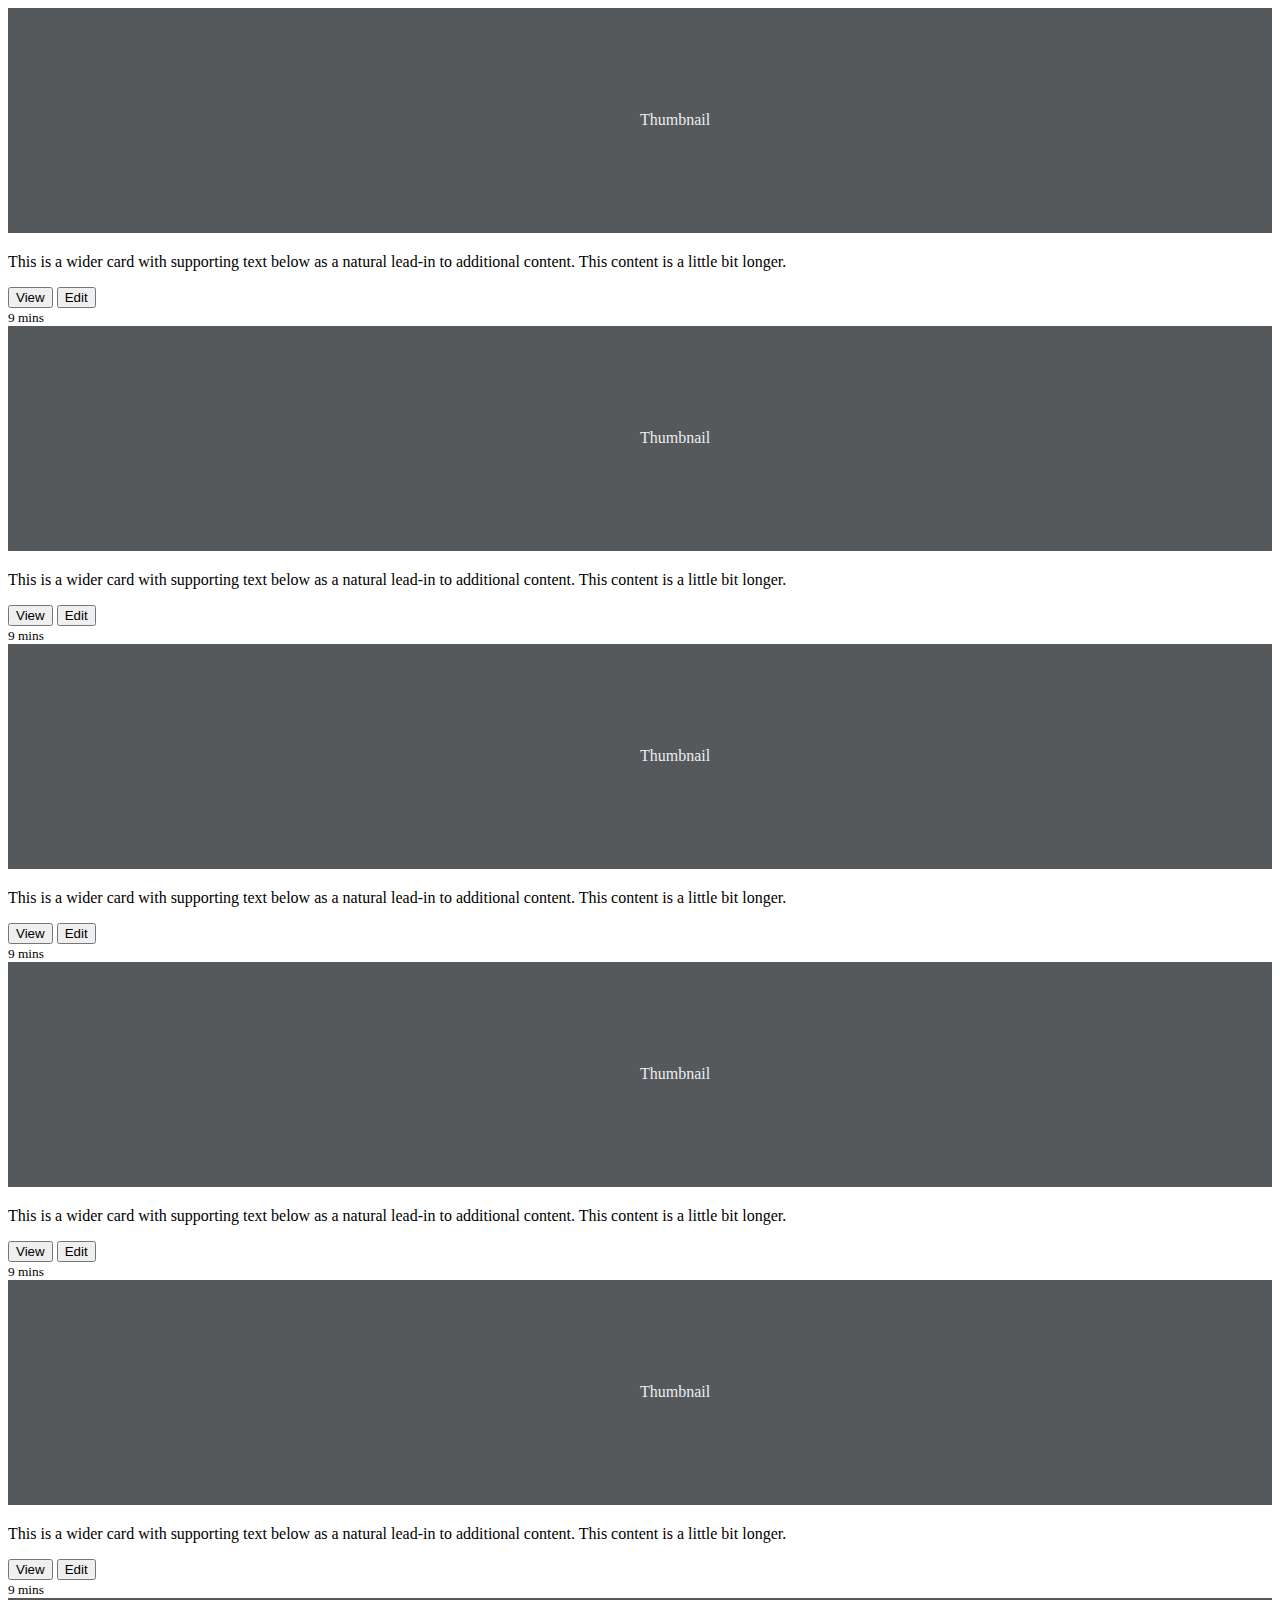
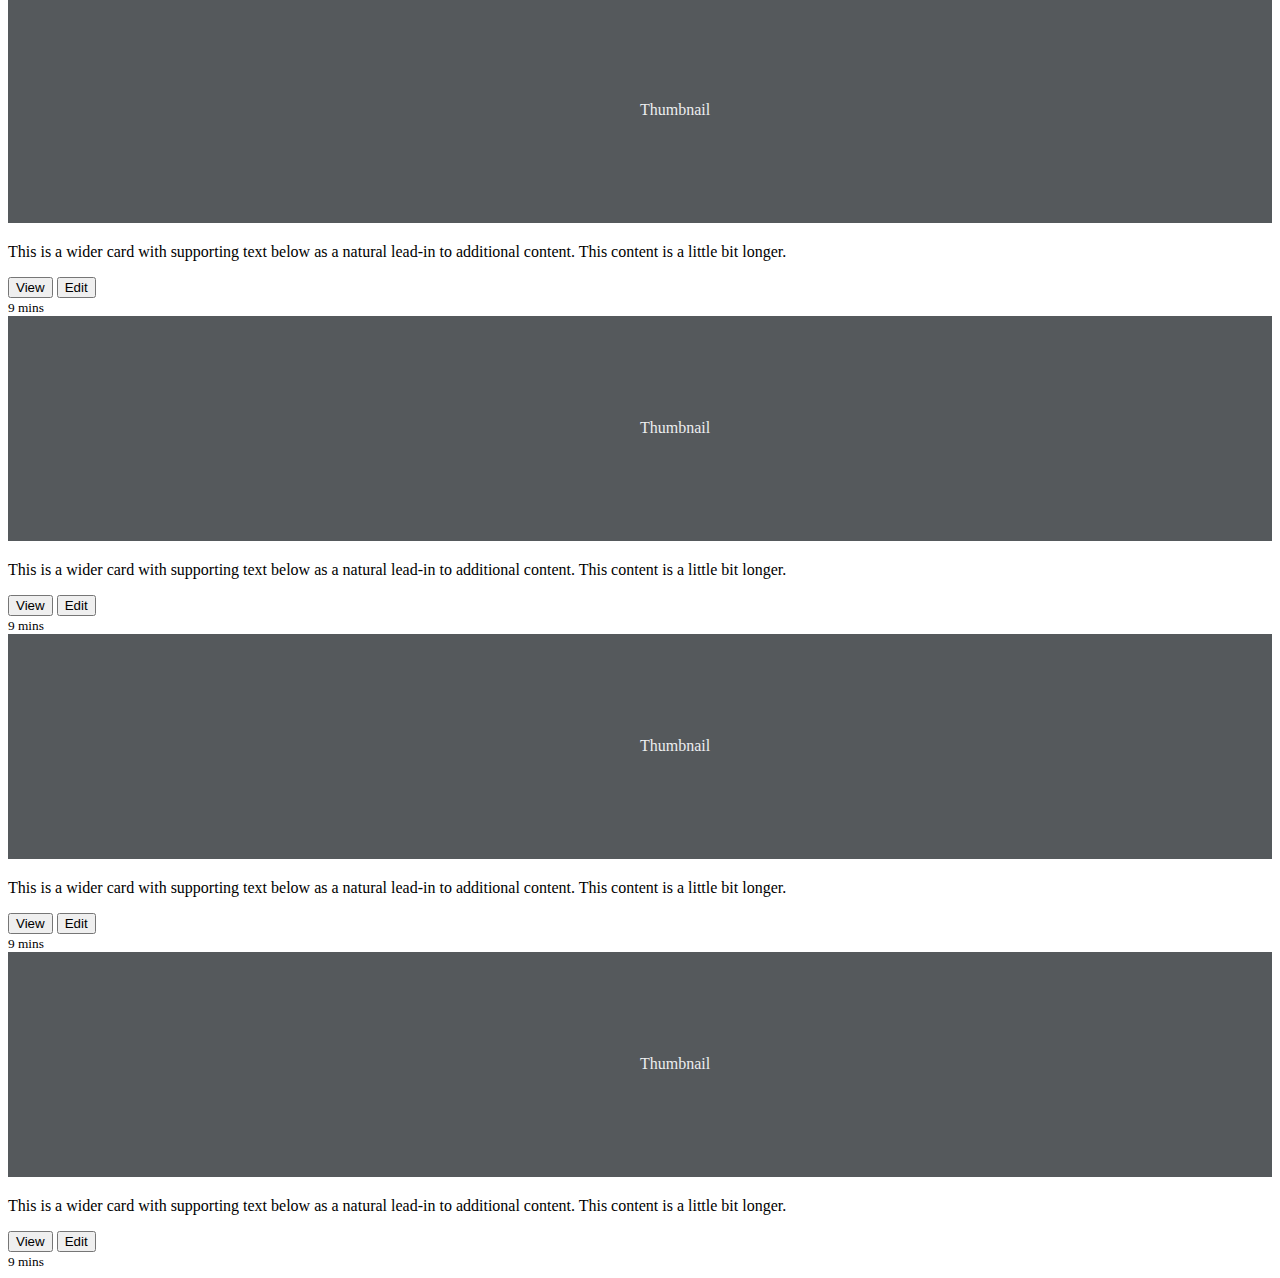
<file: src/main/resources/templates/index.html>
<!doctype html>
<html lang="en" xmlns:th="http://www.thymeleaf.org">
<head th:insert="blocks/head :: head"></head>
<body>
    <header th:insert="blocks/header :: header"></header>

    <div class="album py-5 bg-light">
        <div class="container">

            <div class="row row-cols-1 row-cols-sm-2 row-cols-md-3 g-3">
                <div class="col">
                    <div class="card shadow-sm">
                        <svg class="bd-placeholder-img card-img-top" width="100%" height="225" xmlns="http://www.w3.org/2000/svg" role="img" aria-label="Placeholder: Thumbnail" preserveAspectRatio="xMidYMid slice" focusable="false"><title>Placeholder</title><rect width="100%" height="100%" fill="#55595c"></rect><text x="50%" y="50%" fill="#eceeef" dy=".3em">Thumbnail</text></svg>

                        <div class="card-body">
                            <p class="card-text">This is a wider card with supporting text below as a natural lead-in to additional content. This content is a little bit longer.</p>
                            <div class="d-flex justify-content-between align-items-center">
                                <div class="btn-group">
                                    <button type="button" class="btn btn-sm btn-outline-secondary">View</button>
                                    <button type="button" class="btn btn-sm btn-outline-secondary">Edit</button>
                                </div>
                                <small class="text-muted">9 mins</small>
                            </div>
                        </div>
                    </div>
                </div>
                <div class="col">
                    <div class="card shadow-sm">
                        <svg class="bd-placeholder-img card-img-top" width="100%" height="225" xmlns="http://www.w3.org/2000/svg" role="img" aria-label="Placeholder: Thumbnail" preserveAspectRatio="xMidYMid slice" focusable="false"><title>Placeholder</title><rect width="100%" height="100%" fill="#55595c"></rect><text x="50%" y="50%" fill="#eceeef" dy=".3em">Thumbnail</text></svg>

                        <div class="card-body">
                            <p class="card-text">This is a wider card with supporting text below as a natural lead-in to additional content. This content is a little bit longer.</p>
                            <div class="d-flex justify-content-between align-items-center">
                                <div class="btn-group">
                                    <button type="button" class="btn btn-sm btn-outline-secondary">View</button>
                                    <button type="button" class="btn btn-sm btn-outline-secondary">Edit</button>
                                </div>
                                <small class="text-muted">9 mins</small>
                            </div>
                        </div>
                    </div>
                </div>
                <div class="col">
                    <div class="card shadow-sm">
                        <svg class="bd-placeholder-img card-img-top" width="100%" height="225" xmlns="http://www.w3.org/2000/svg" role="img" aria-label="Placeholder: Thumbnail" preserveAspectRatio="xMidYMid slice" focusable="false"><title>Placeholder</title><rect width="100%" height="100%" fill="#55595c"></rect><text x="50%" y="50%" fill="#eceeef" dy=".3em">Thumbnail</text></svg>

                        <div class="card-body">
                            <p class="card-text">This is a wider card with supporting text below as a natural lead-in to additional content. This content is a little bit longer.</p>
                            <div class="d-flex justify-content-between align-items-center">
                                <div class="btn-group">
                                    <button type="button" class="btn btn-sm btn-outline-secondary">View</button>
                                    <button type="button" class="btn btn-sm btn-outline-secondary">Edit</button>
                                </div>
                                <small class="text-muted">9 mins</small>
                            </div>
                        </div>
                    </div>
                </div>

                <div class="col">
                    <div class="card shadow-sm">
                        <svg class="bd-placeholder-img card-img-top" width="100%" height="225" xmlns="http://www.w3.org/2000/svg" role="img" aria-label="Placeholder: Thumbnail" preserveAspectRatio="xMidYMid slice" focusable="false"><title>Placeholder</title><rect width="100%" height="100%" fill="#55595c"></rect><text x="50%" y="50%" fill="#eceeef" dy=".3em">Thumbnail</text></svg>

                        <div class="card-body">
                            <p class="card-text">This is a wider card with supporting text below as a natural lead-in to additional content. This content is a little bit longer.</p>
                            <div class="d-flex justify-content-between align-items-center">
                                <div class="btn-group">
                                    <button type="button" class="btn btn-sm btn-outline-secondary">View</button>
                                    <button type="button" class="btn btn-sm btn-outline-secondary">Edit</button>
                                </div>
                                <small class="text-muted">9 mins</small>
                            </div>
                        </div>
                    </div>
                </div>
                <div class="col">
                    <div class="card shadow-sm">
                        <svg class="bd-placeholder-img card-img-top" width="100%" height="225" xmlns="http://www.w3.org/2000/svg" role="img" aria-label="Placeholder: Thumbnail" preserveAspectRatio="xMidYMid slice" focusable="false"><title>Placeholder</title><rect width="100%" height="100%" fill="#55595c"></rect><text x="50%" y="50%" fill="#eceeef" dy=".3em">Thumbnail</text></svg>

                        <div class="card-body">
                            <p class="card-text">This is a wider card with supporting text below as a natural lead-in to additional content. This content is a little bit longer.</p>
                            <div class="d-flex justify-content-between align-items-center">
                                <div class="btn-group">
                                    <button type="button" class="btn btn-sm btn-outline-secondary">View</button>
                                    <button type="button" class="btn btn-sm btn-outline-secondary">Edit</button>
                                </div>
                                <small class="text-muted">9 mins</small>
                            </div>
                        </div>
                    </div>
                </div>
                <div class="col">
                    <div class="card shadow-sm">
                        <svg class="bd-placeholder-img card-img-top" width="100%" height="225" xmlns="http://www.w3.org/2000/svg" role="img" aria-label="Placeholder: Thumbnail" preserveAspectRatio="xMidYMid slice" focusable="false"><title>Placeholder</title><rect width="100%" height="100%" fill="#55595c"></rect><text x="50%" y="50%" fill="#eceeef" dy=".3em">Thumbnail</text></svg>

                        <div class="card-body">
                            <p class="card-text">This is a wider card with supporting text below as a natural lead-in to additional content. This content is a little bit longer.</p>
                            <div class="d-flex justify-content-between align-items-center">
                                <div class="btn-group">
                                    <button type="button" class="btn btn-sm btn-outline-secondary">View</button>
                                    <button type="button" class="btn btn-sm btn-outline-secondary">Edit</button>
                                </div>
                                <small class="text-muted">9 mins</small>
                            </div>
                        </div>
                    </div>
                </div>

                <div class="col">
                    <div class="card shadow-sm">
                        <svg class="bd-placeholder-img card-img-top" width="100%" height="225" xmlns="http://www.w3.org/2000/svg" role="img" aria-label="Placeholder: Thumbnail" preserveAspectRatio="xMidYMid slice" focusable="false"><title>Placeholder</title><rect width="100%" height="100%" fill="#55595c"></rect><text x="50%" y="50%" fill="#eceeef" dy=".3em">Thumbnail</text></svg>

                        <div class="card-body">
                            <p class="card-text">This is a wider card with supporting text below as a natural lead-in to additional content. This content is a little bit longer.</p>
                            <div class="d-flex justify-content-between align-items-center">
                                <div class="btn-group">
                                    <button type="button" class="btn btn-sm btn-outline-secondary">View</button>
                                    <button type="button" class="btn btn-sm btn-outline-secondary">Edit</button>
                                </div>
                                <small class="text-muted">9 mins</small>
                            </div>
                        </div>
                    </div>
                </div>
                <div class="col">
                    <div class="card shadow-sm">
                        <svg class="bd-placeholder-img card-img-top" width="100%" height="225" xmlns="http://www.w3.org/2000/svg" role="img" aria-label="Placeholder: Thumbnail" preserveAspectRatio="xMidYMid slice" focusable="false"><title>Placeholder</title><rect width="100%" height="100%" fill="#55595c"></rect><text x="50%" y="50%" fill="#eceeef" dy=".3em">Thumbnail</text></svg>

                        <div class="card-body">
                            <p class="card-text">This is a wider card with supporting text below as a natural lead-in to additional content. This content is a little bit longer.</p>
                            <div class="d-flex justify-content-between align-items-center">
                                <div class="btn-group">
                                    <button type="button" class="btn btn-sm btn-outline-secondary">View</button>
                                    <button type="button" class="btn btn-sm btn-outline-secondary">Edit</button>
                                </div>
                                <small class="text-muted">9 mins</small>
                            </div>
                        </div>
                    </div>
                </div>
                <div class="col">
                    <div class="card shadow-sm">
                        <svg class="bd-placeholder-img card-img-top" width="100%" height="225" xmlns="http://www.w3.org/2000/svg" role="img" aria-label="Placeholder: Thumbnail" preserveAspectRatio="xMidYMid slice" focusable="false"><title>Placeholder</title><rect width="100%" height="100%" fill="#55595c"></rect><text x="50%" y="50%" fill="#eceeef" dy=".3em">Thumbnail</text></svg>

                        <div class="card-body">
                            <p class="card-text">This is a wider card with supporting text below as a natural lead-in to additional content. This content is a little bit longer.</p>
                            <div class="d-flex justify-content-between align-items-center">
                                <div class="btn-group">
                                    <button type="button" class="btn btn-sm btn-outline-secondary">View</button>
                                    <button type="button" class="btn btn-sm btn-outline-secondary">Edit</button>
                                </div>
                                <small class="text-muted">9 mins</small>
                            </div>
                        </div>
                    </div>
                </div>
            </div>
        </div>
    </div>

    <div th:insert="blocks/footer :: footer"></div>
    <div th:insert="blocks/bootstrapScript :: bootstrapScript"></div>
</body>
</html>
</file>
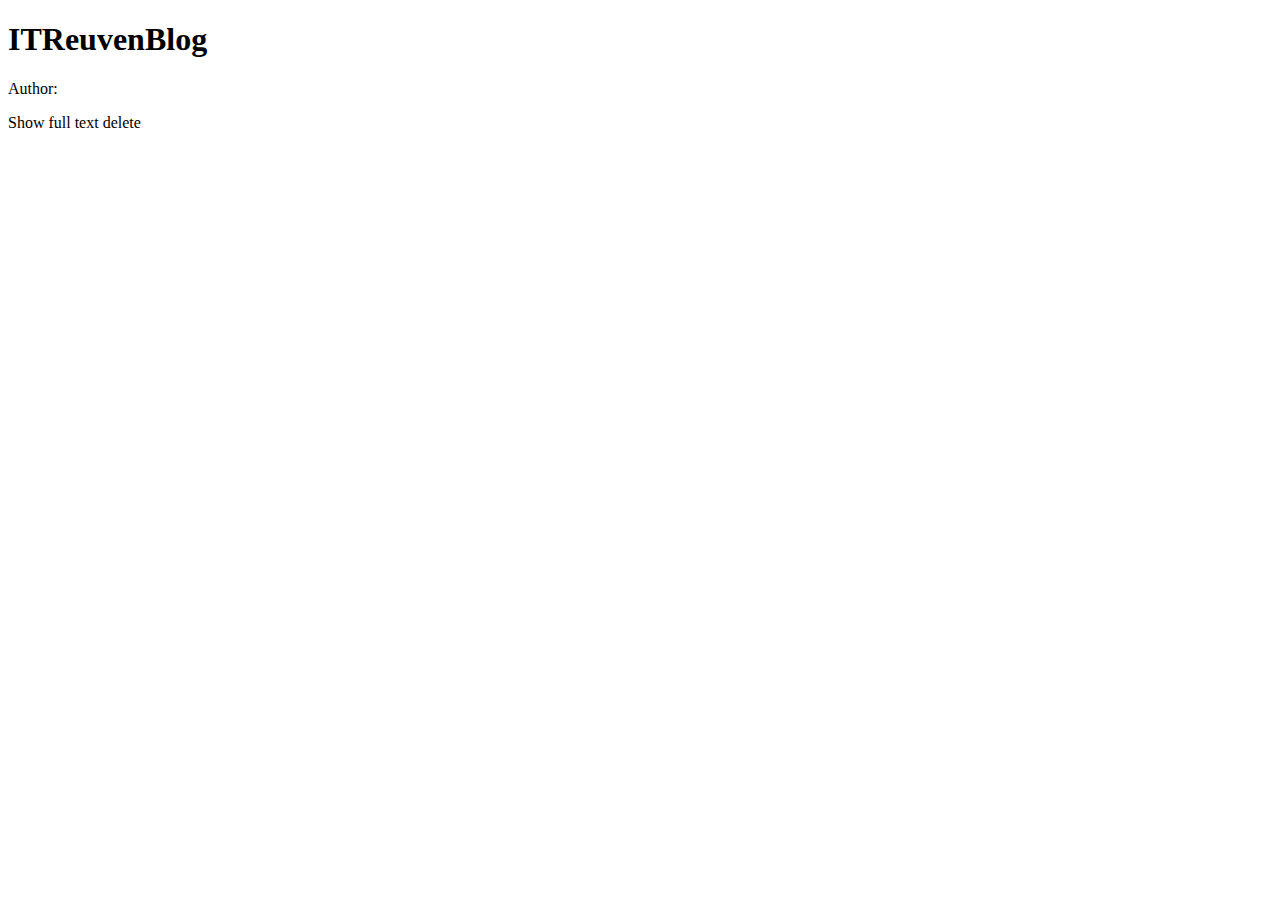
<file: src/main/resources/templates/blog.html>
<!doctype html>
<html lang="en" xmlns:th="http://www.thymeleaf.org">
<head th:insert="blocks/head :: head"></head>
<body>
    <div th:insert="blocks/header :: header"></div>

    <div class="container mt-5">
        <h1 class="mt-5">ITReuvenBlog</h1>
        <div th:each="el : ${posts}" class="alert alert-info mt-3 mb-1">
            <h3 th:text="${el.title}"></h3>
            <p th:text="${el.anons}"></p>
            <p>Author:  <span th:text="${el.authorName}"></span></p>
            <a th:href="'/blog/' + ${el.id}" class="btn btn-warning btn-outline-primary">Show full text</a>
            <a th:href="'/blog/' + ${el.id} + '/delete'" class="btn btn-warning ">delete</a>
        </div>
    </div>

    <div th:insert="blocks/footer :: footer"></div>
    <div th:insert="blocks/bootstrapScript :: bootstrapScript"></div>
</body>
</html>
</file>
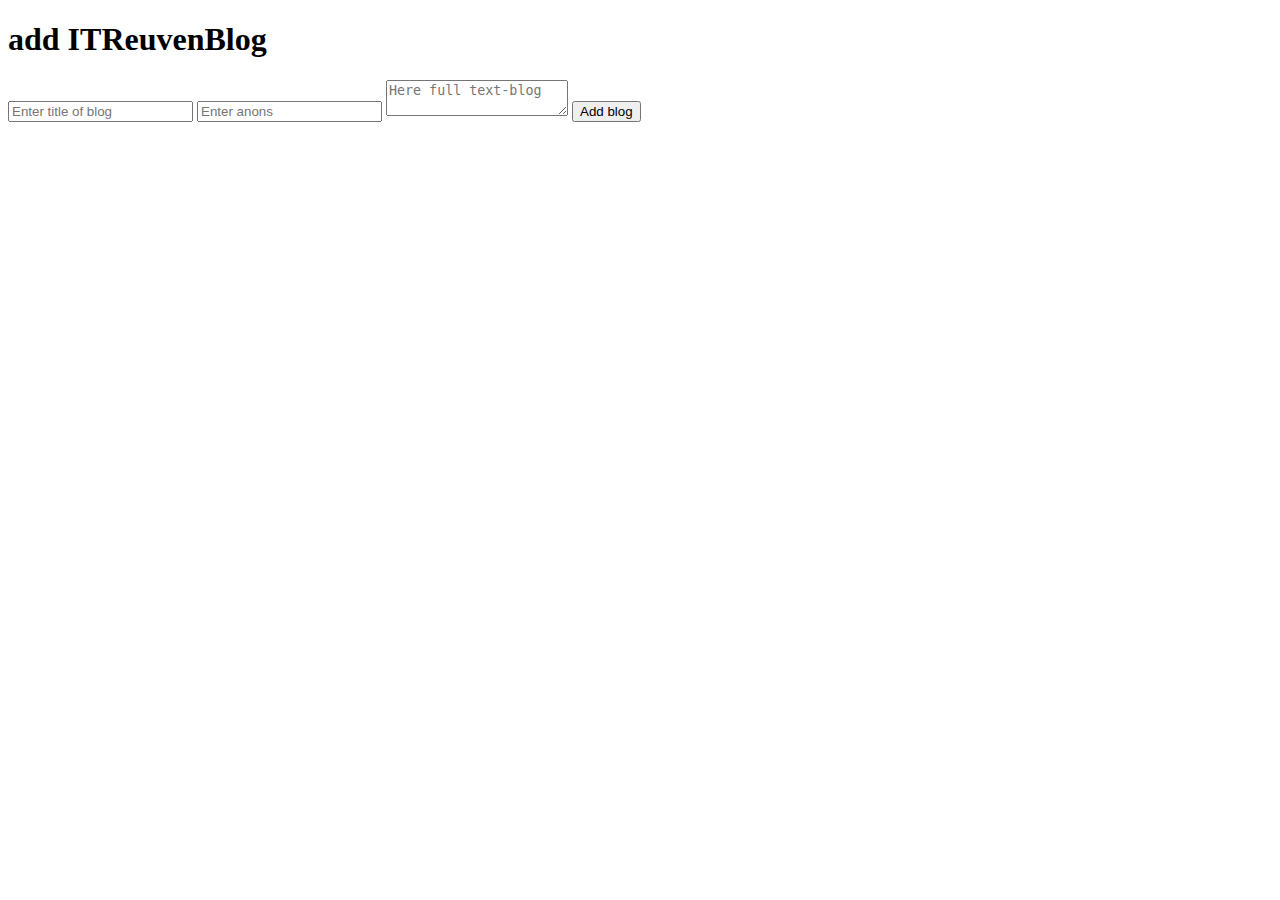
<file: src/main/resources/templates/blog_add.html>
<!doctype html>
<html lang="en" xmlns="http://www.w3.org/1999/xhtml" xmlns:th="https://www.thymeleaf.org"
      xmlns:sec="https://www.thymeleaf.org/thymeleaf-extras-springsecurity3">
<head th:insert="blocks/head :: head"></head>
<body>
<div th:insert="blocks/header :: header"></div>
<!--style html-->
<div class="container mt-5">
    <h1 class="mt-5">add ITReuvenBlog</h1>
    <form th:action="@{/blog/add}" method="post">
        <input type="text" name="title" placeholder="Enter title of blog" class="form-control mb-2">
        <input type="text" name="anons" placeholder="Enter anons" class="form-control mb-2">
        <textarea type="text" name="full_text" placeholder="Here full text-blog" class="form-control mb-2"></textarea>
        <button type="submit" class="btn btn-success mb-4">Add blog</button>
    </form>


</div>

<div th:insert="blocks/footer :: footer"></div>
<div th:insert="blocks/bootstrapScript :: bootstrapScript"></div>
</body>
</html>
</file>
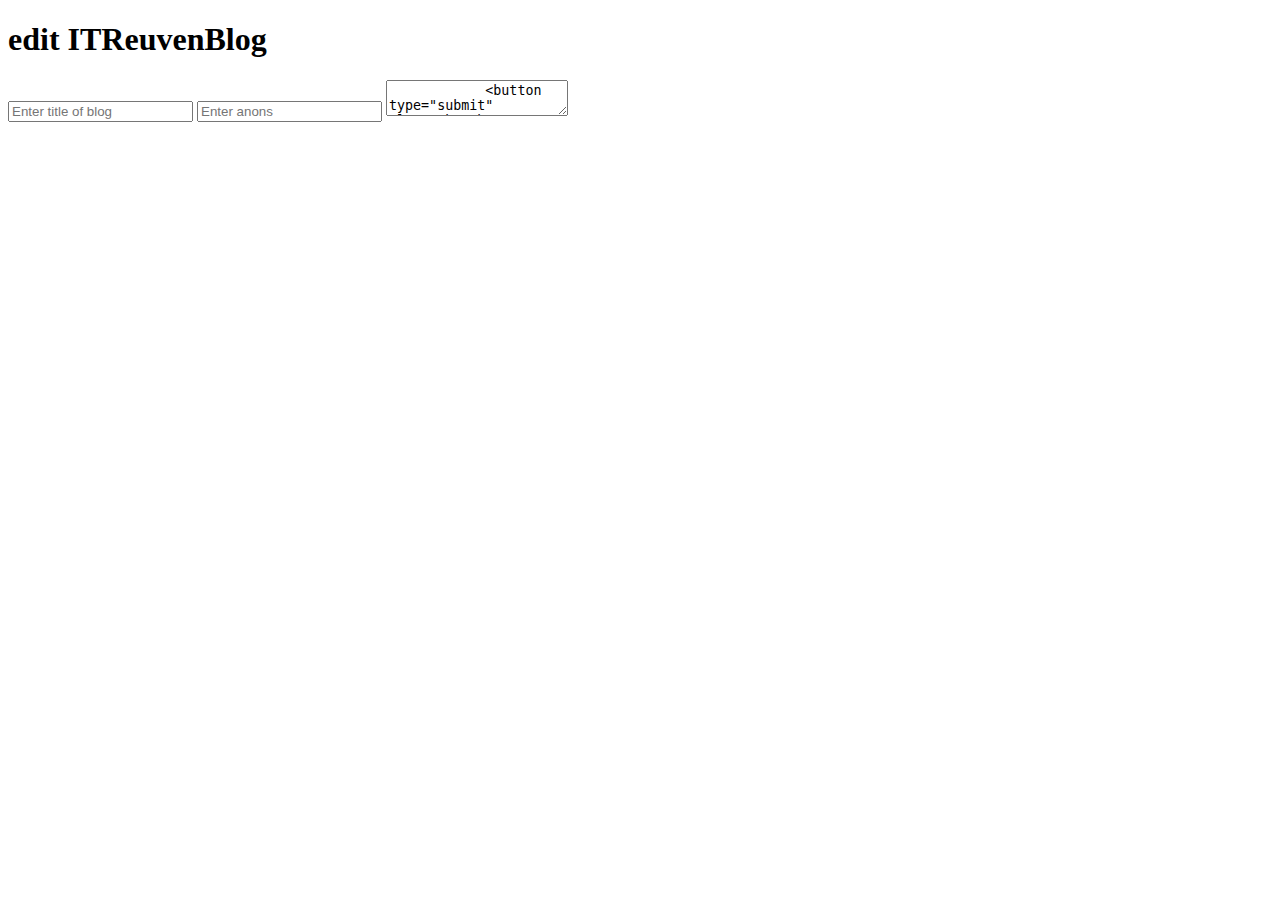
<file: src/main/resources/templates/blog_edit.html>
<!doctype html>
<html lang="en" xmlns="http://www.w3.org/1999/xhtml" xmlns:th="https://www.thymeleaf.org"
      xmlns:sec="https://www.thymeleaf.org/thymeleaf-extras-springsecurity3">
<head th:insert="blocks/head :: head">
</head>
<body>
<div th:insert="blocks/header :: header"></div>

<div class="container mt-5">
    <h1 class="mt-5">edit ITReuvenBlog</h1>
    <div th:each="el : ${post}">
        <form th:action="@{'/blog/' + ${el.id} + '/edit'}" method="post">
            <input type="text" th:value="${el.title}" name="title" placeholder="Enter title of blog" class="form-control mb-2">
            <input type="text" th:value="${el.anons}" name="anons" placeholder="Enter anons" class="form-control mb-2">
            <textarea type="text" th:text="${el.full_text}" name="full_text" placeholder="Here full text-blog" class="form-control mb-2"/>
            <button type="submit" class="btn btn-success mb-4">update blog</button>
        </form>
    </div>

</div>

<div th:insert="blocks/footer :: footer"></div>
<div th:insert="blocks/bootstrapScript :: bootstrapScript"></div>
</body>
</html>
</file>
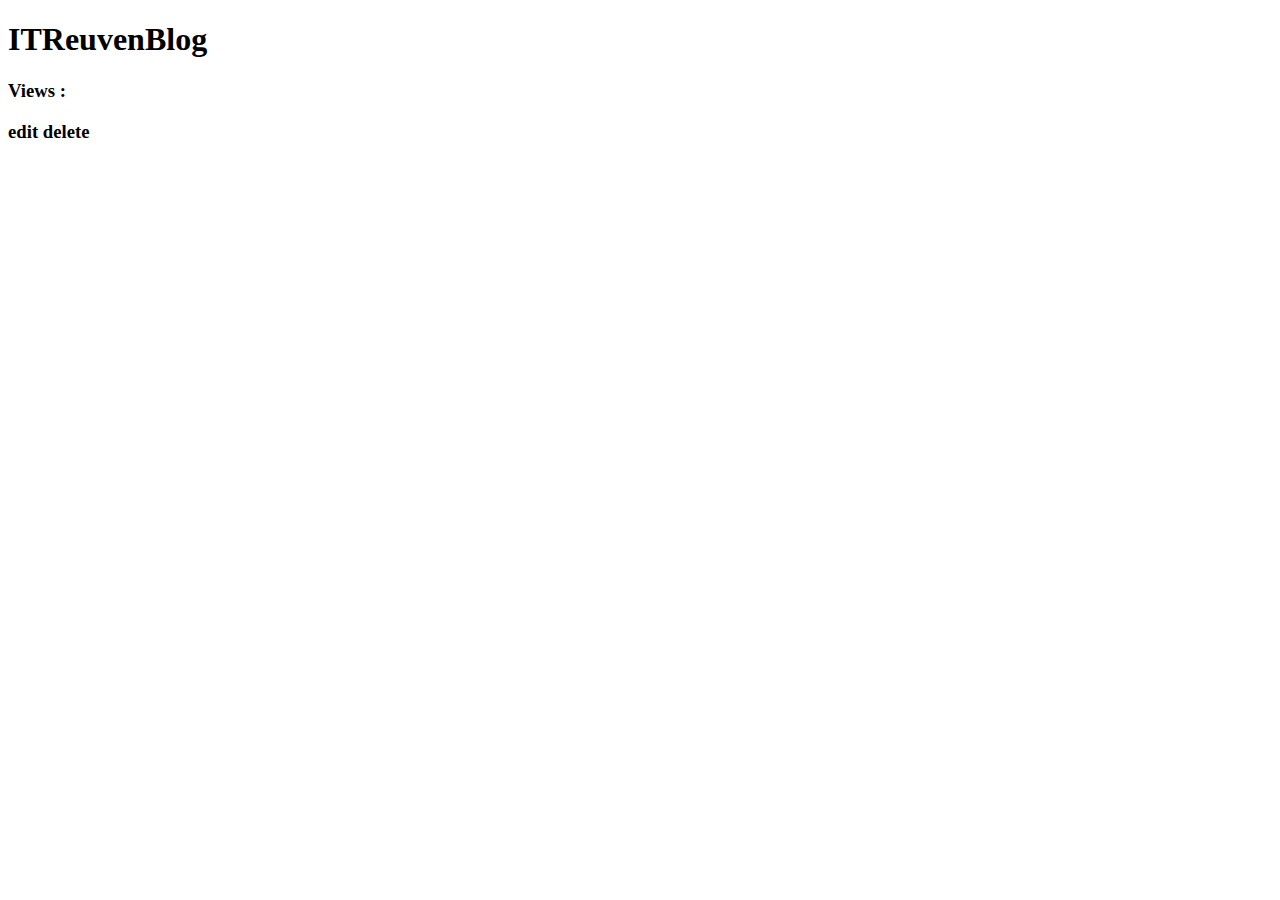
<file: src/main/resources/templates/blog_show_full_text.html>
<!doctype html>
<html lang="en" xmlns:th="http://www.thymeleaf.org">
<head th:insert="blocks/head :: head"></head>
<body>
<div th:insert="blocks/header :: header"></div>

<div class="container mt-15">
    <h1 class="mt-5">ITReuvenBlog</h1>
    <div th:each="el : ${post}" class="alert alert-info mt-3 mb-1">
        <h3 th:text="${el.title}"/>
        <p th:text="${el.full_text}"/>
        <p>Views : <span th:text="${el.views}"></span></p>
        <a th:href="'/blog/' + ${el.id} + '/edit'" class="btn btn-success">edit</a>
        <a th:href="'/blog/' + ${el.id} + '/delete'" class="btn btn-warning ">delete</a>
    </div>
</div>

<div th:insert="blocks/footer :: footer"></div>
<div th:insert="blocks/bootstrapScript :: bootstrapScript"></div>
</body>
</html>
</file>
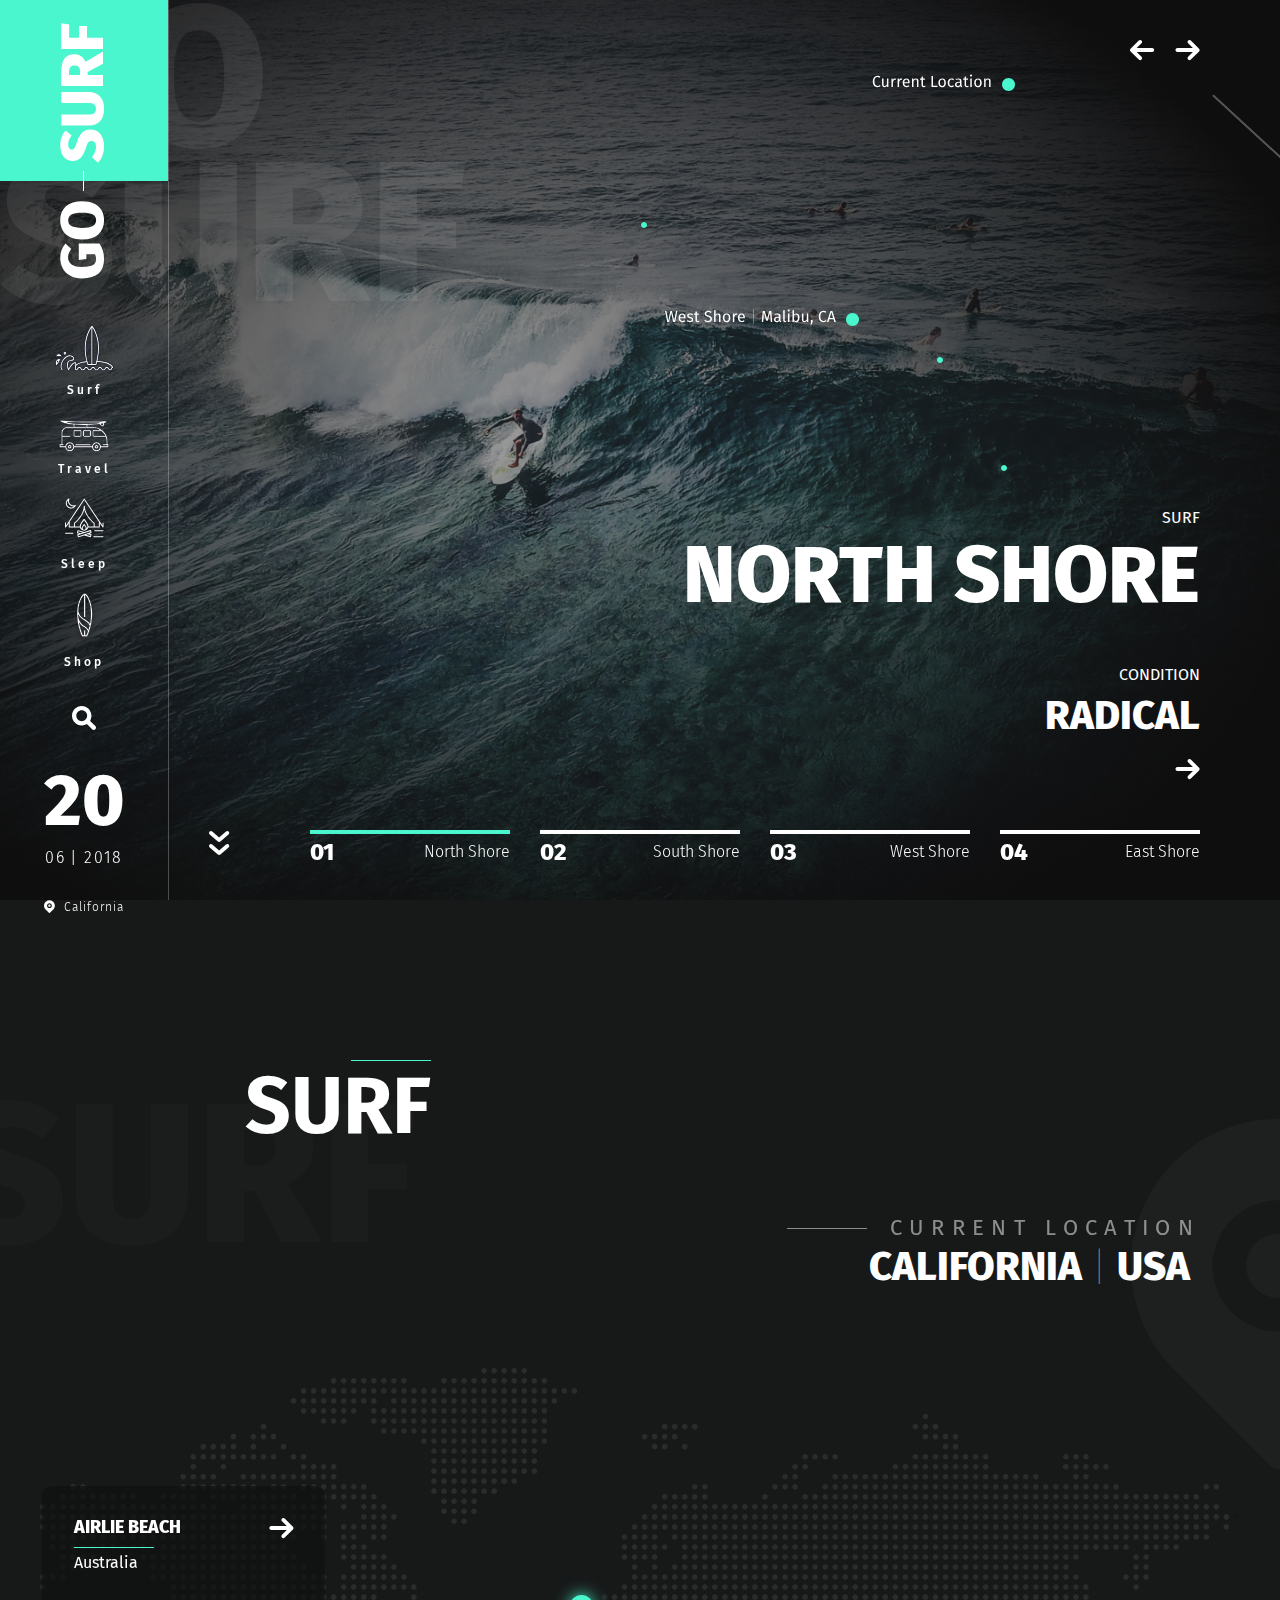
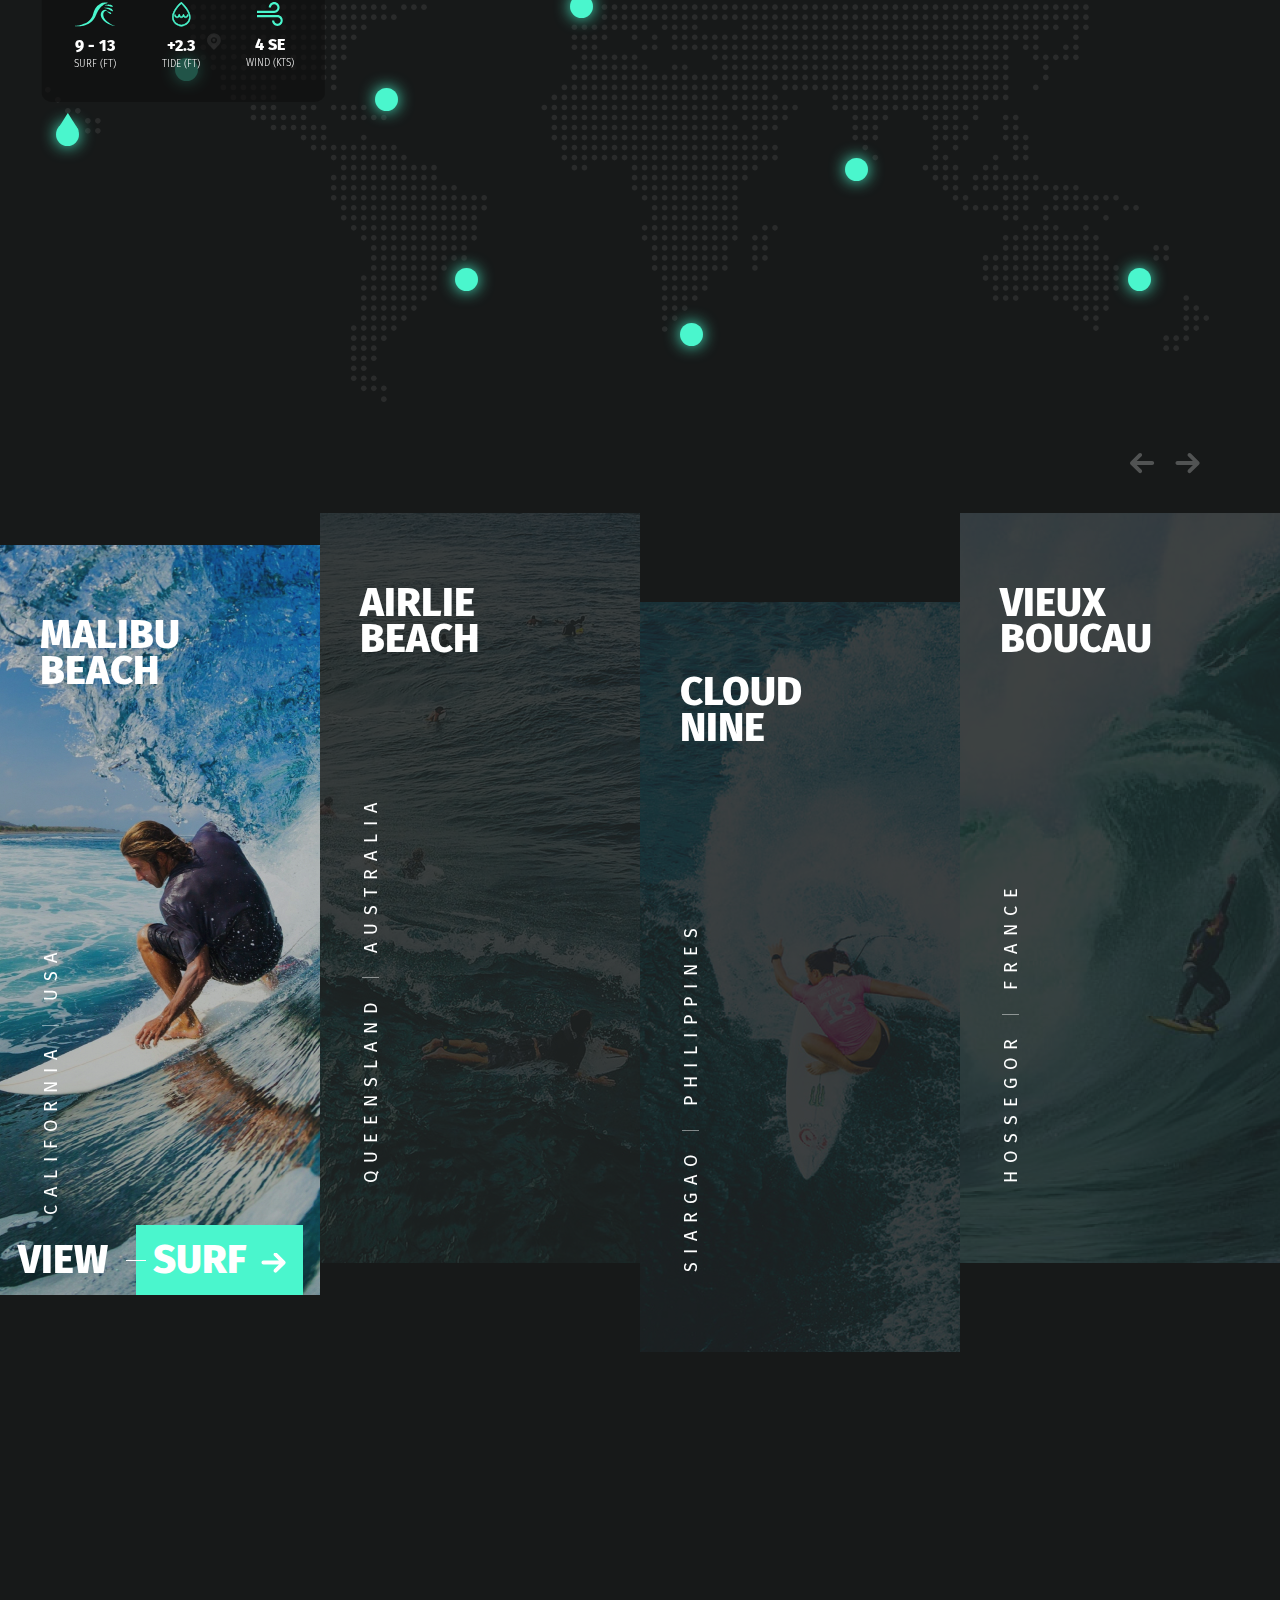
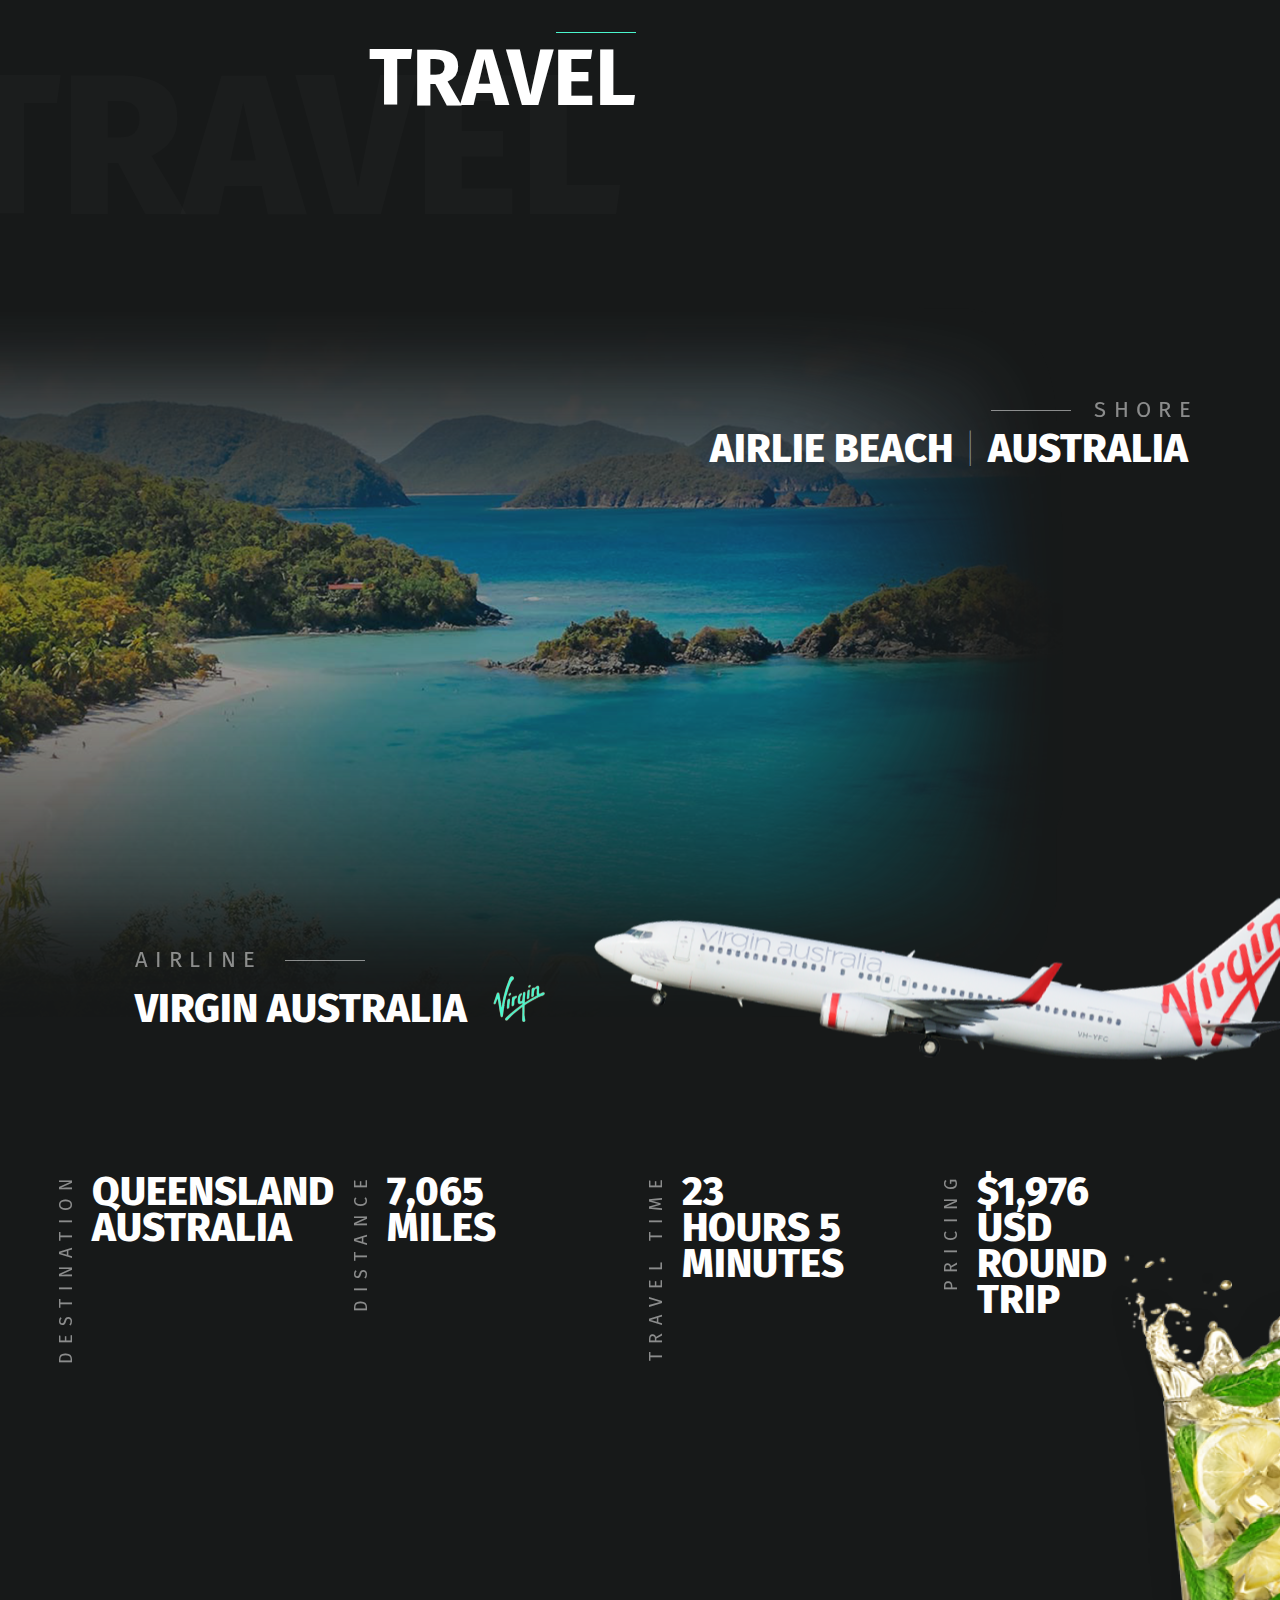
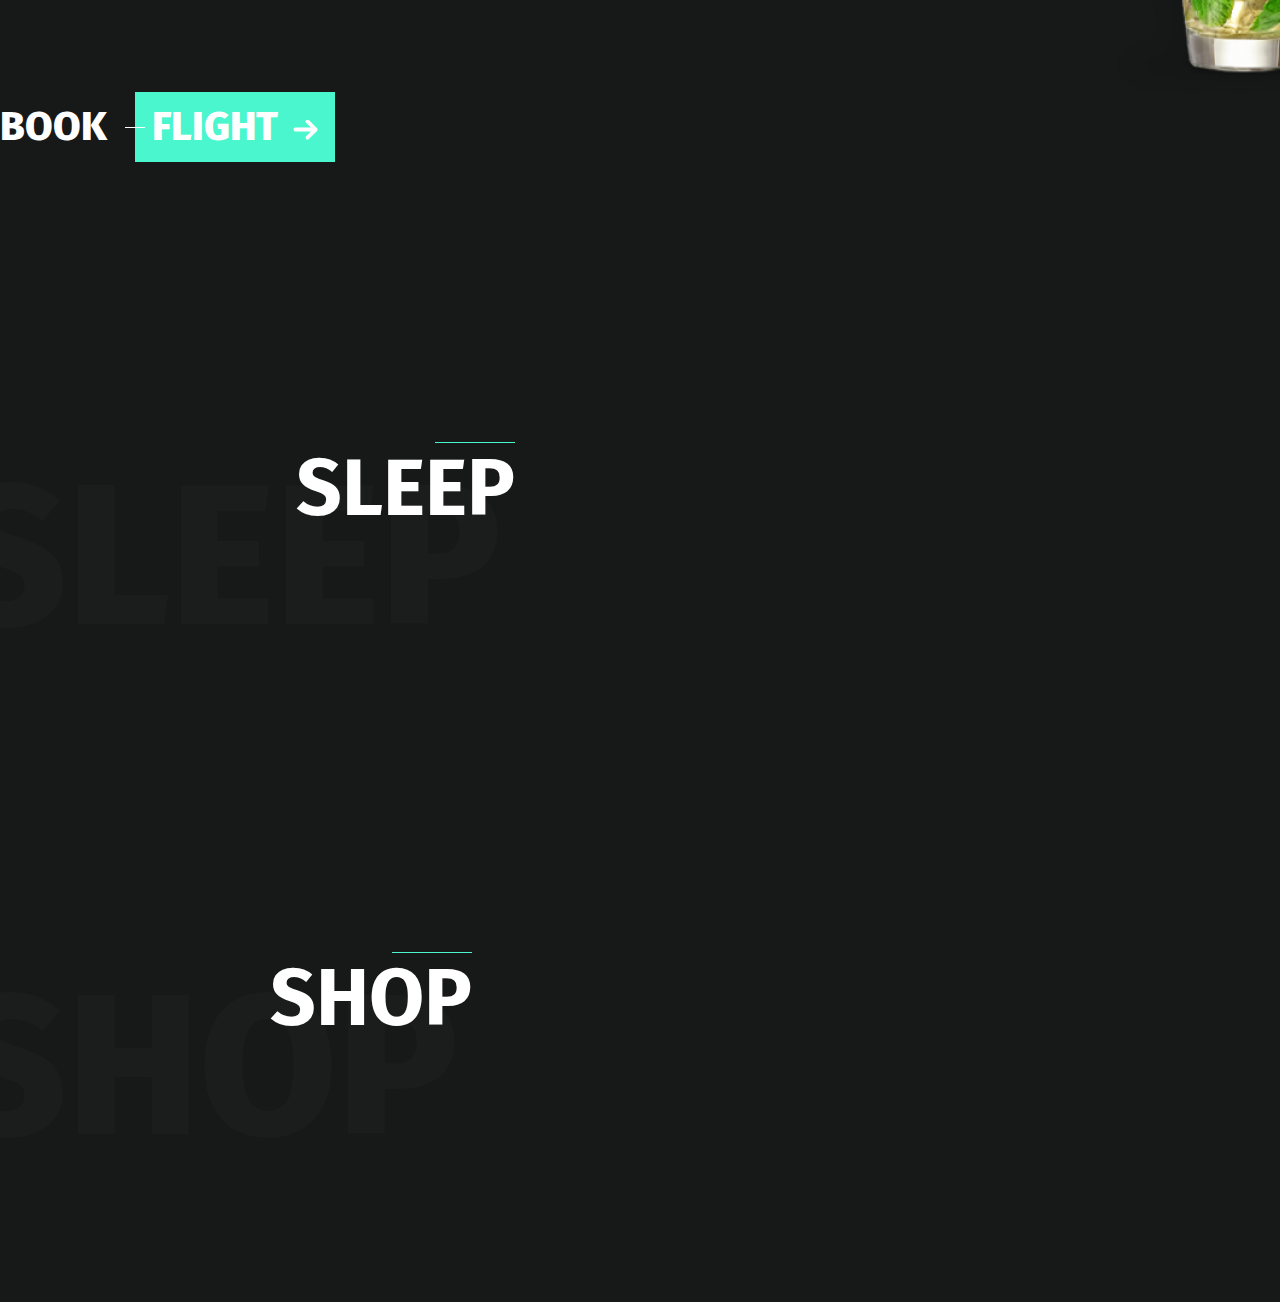
<file: src/main/resources/templates/go-surf.html>
<!DOCTYPE html>
<html lang="en">

<head>
    <meta charset="UTF-8">
    <meta name="viewport" content="width=device-width, initial-scale=1.0">
    <meta http-equiv="X-UA-Compatible" content="ie=edge">
    <title>Document</title>
    <link href="https://fonts.googleapis.com/css?family=Fira+Sans:100,300,400,500,800&display=swap" rel="stylesheet">
    <link rel="stylesheet" href="stylesAndSettings/go-surf/css/style.min.css">
</head>

<body>
<header class="header">

    <div class="header__tile">
        go
        surf
    </div>

    <div class="header__map">
        <svg width="1001" height="496" viewBox="0 0 1001 496" fill="none" xmlns="http://www.w3.org/2000/svg">
            <g opacity="0.29827">
                <path class="animated fadeIn delay-1s line-beach__animation" d="M1008.08 163.448L443.182 -356.858V-747.19L28.1096 -770C24.9043 -762.456 4.36709 -740.714 7.57176 -728.596C11.43 -714.102 30.8387 -718.735 36.4776 -709.409C43.0661 -698.42 31.7291 -653.749 28.3457 -640.86C21.8759 -616.445 7.09676 -596.665 2.82235 -572.25C-4.35982 -531.263 10.1824 -534.53 37.7242 -508.927C84.141 -465.742 46.9244 -420.952 58.6176 -370.223C68.1146 -328.878 109.605 -307.554 124.8 -266.211C136.553 -234.37 152.697 -226.233 177.746 -202.947C177.153 -217.084 164.51 -258.785 188.253 -255.102C211.817 -251.478 202.736 -216.669 207.247 -202.115C211.045 -189.997 237.933 -165.761 215.616 -154.593C208.196 -150.91 187.066 -165.582 178.577 -169.503C184.572 -150.791 180.774 -131.367 190.271 -113.487C201.608 -92.162 213.835 -100.359 228.853 -88.7754C244.344 -76.8355 242.683 -63.1137 235.797 -45.0554C228.615 -26.2247 221.196 -29.1352 232.592 -6.44342C240.843 9.95119 254.85 30.7421 266.9 43.2164C273.904 50.4634 281.502 52.1267 288.506 61.3932C294.323 69.1155 292.067 79.2142 299.012 86.1638C310.883 98.1037 331.006 98.282 340.384 113.904C350.831 131.309 338.96 144.437 369.706 142.833C371.309 177.643 377.897 209.185 377.541 243.994C394.695 250.825 422.414 242.687 440.399 239.063C458.266 263.18 481.355 246.429 501.774 259.558C510.678 265.26 508.837 279.517 514.239 284.506C525.339 294.723 533.529 288.308 547.301 291.872C557.51 294.486 565.404 301.97 575.138 304.703C584.338 307.257 599.475 301.258 606.301 309.396C614.492 319.138 600.78 336.958 613.127 344.799C623.395 351.333 638.115 335.77 648.088 338.027C659.721 340.7 693.079 371.174 701.271 381.212C710.59 392.677 719.969 414.062 725.25 428.793C733.501 451.841 732.373 463.127 749.408 479.998C760.27 490.75 749.942 491.522 767.63 494.67C779.204 496.749 794.518 488.374 806.212 487.067C830.549 484.394 855.122 489.027 879.102 484.453C901.421 480.176 922.729 473.166 945.64 469.899C965.465 467.048 1000.37 469.246 1017.94 459.801C1036.99 449.643 1038.71 426.654 1011.17 430.932C1008.97 416.26 1018.77 396.003 1007.85 385.847C1023.04 365.056 1028.56 350.384 1030.93 324.959C1032 313.792 1032.48 301.436 1038 292.05C1043.4 282.783 1058.59 277.259 1061.56 269.299C1066.13 256.943 1058.83 251.419 1053.25 244.528C1049.69 240.073 1039.54 242.212 1036.63 238.291C1031.23 231.103 1036.57 223.678 1033.6 216.431C1024.94 195.462 1014.61 187.205 1008.08 163.444C1008.26 167.424 1008.44 171.463 1008.2 175.384" stroke="white" stroke-width="2" stroke-linecap="round" stroke-linejoin="round"/>
            </g>
            <path class="line__animation" d="M729.114 83.9394C720.546 107.321 740.614 115.526 756.675 130.807C761.434 135.336 761.888 142.817 756.879 147.342C746.107 157.074 705.264 142.917 707.854 155.745C710.53 168.994 745.061 187.531 746.618 188.799C760.284 199.932 764.735 228.174 757.208 243.658C751.852 254.676 716.342 250.962 705.172 247.293C632.024 223.266 664.985 226.131 582.817 218.67C576.527 218.099 569.935 217.806 563.894 219.65C557.671 221.549 557.869 229.339 559.957 233.55C566.876 247.506 597.849 271.178 589.514 289.523C586.956 295.152 580.963 298.707 578.264 304.27C576.151 308.627 576.385 313.772 575.445 318.523" stroke="white" stroke-width="2"/>
            <path class="animated fadeIn delay-5s" fill-rule="evenodd" clip-rule="evenodd" d="M573.5 326C577.09 326 580 323.09 580 319.5C580 315.91 577.09 313 573.5 313C569.91 313 567 315.91 567 319.5C567 323.09 569.91 326 573.5 326Z" fill="#4AF6CD"/>
            <path class="animated fadeIn delay-2s" fill-rule="evenodd" clip-rule="evenodd" d="M661 363C662.657 363 664 361.657 664 360C664 358.343 662.657 357 661 357C659.343 357 658 358.343 658 360C658 361.657 659.343 363 661 363Z" fill="#4AF6CD"/>
            <path class="animated fadeIn delay-3s" fill-rule="evenodd" clip-rule="evenodd" d="M725 471C726.657 471 728 469.657 728 468C728 466.343 726.657 465 725 465C723.343 465 722 466.343 722 468C722 469.657 723.343 471 725 471Z" fill="#4AF6CD"/>
            <path class="animated fadeIn delay-1s" fill-rule="evenodd" clip-rule="evenodd" d="M365 228C366.657 228 368 226.657 368 225C368 223.343 366.657 222 365 222C363.343 222 362 223.343 362 225C362 226.657 363.343 228 365 228Z" fill="#4AF6CD"/>
            <path class="animated fadeIn delay-4s" fill-rule="evenodd" clip-rule="evenodd" d="M729.5 91C733.09 91 736 88.0899 736 84.5C736 80.9101 733.09 78 729.5 78C725.91 78 723 80.9101 723 84.5C723 88.0899 725.91 91 729.5 91Z" fill="#4AF6CD"/>
            <path d="M398.41 310.976L396.17 322H394.218L392.186 312.768L390.138 322H388.234L385.994 310.976H387.482L389.258 320.672L391.386 310.976H393.002L395.178 320.672L397.018 310.976H398.41ZM406.544 317.536C406.544 317.781 406.534 318.032 406.512 318.288H401.136C401.2 319.216 401.435 319.899 401.84 320.336C402.246 320.773 402.768 320.992 403.408 320.992C403.814 320.992 404.187 320.933 404.528 320.816C404.87 320.699 405.227 320.512 405.6 320.256L406.24 321.136C405.344 321.84 404.363 322.192 403.296 322.192C402.123 322.192 401.206 321.808 400.544 321.04C399.894 320.272 399.568 319.216 399.568 317.872C399.568 316.997 399.707 316.224 399.984 315.552C400.272 314.869 400.678 314.336 401.2 313.952C401.734 313.568 402.358 313.376 403.072 313.376C404.192 313.376 405.051 313.744 405.648 314.48C406.246 315.216 406.544 316.235 406.544 317.536ZM405.088 317.104C405.088 316.272 404.923 315.637 404.592 315.2C404.262 314.763 403.766 314.544 403.104 314.544C401.899 314.544 401.243 315.429 401.136 317.2H405.088V317.104ZM411.183 313.376C411.759 313.376 412.276 313.456 412.735 313.616C413.194 313.776 413.631 314.016 414.047 314.336L413.423 315.264C413.039 315.019 412.671 314.837 412.319 314.72C411.978 314.603 411.615 314.544 411.231 314.544C410.751 314.544 410.372 314.645 410.095 314.848C409.818 315.04 409.679 315.307 409.679 315.648C409.679 315.989 409.807 316.256 410.063 316.448C410.33 316.64 410.804 316.827 411.487 317.008C412.426 317.243 413.124 317.563 413.583 317.968C414.052 318.373 414.287 318.928 414.287 319.632C414.287 320.464 413.962 321.099 413.311 321.536C412.671 321.973 411.887 322.192 410.959 322.192C409.679 322.192 408.618 321.824 407.775 321.088L408.559 320.192C409.274 320.736 410.063 321.008 410.927 321.008C411.482 321.008 411.919 320.896 412.239 320.672C412.57 320.437 412.735 320.123 412.735 319.728C412.735 319.44 412.676 319.211 412.559 319.04C412.442 318.859 412.239 318.704 411.951 318.576C411.663 318.437 411.242 318.293 410.687 318.144C409.791 317.909 409.14 317.595 408.735 317.2C408.34 316.805 408.143 316.304 408.143 315.696C408.143 315.259 408.271 314.864 408.527 314.512C408.794 314.149 409.156 313.872 409.615 313.68C410.084 313.477 410.607 313.376 411.183 313.376ZM420.62 321.616C420.065 322 419.436 322.192 418.732 322.192C418.017 322.192 417.457 321.989 417.052 321.584C416.657 321.168 416.46 320.571 416.46 319.792V314.704H414.988V313.568H416.46V311.664L417.932 311.488V313.568H419.932L419.772 314.704H417.932V319.728C417.932 320.165 418.006 320.485 418.156 320.688C418.316 320.88 418.577 320.976 418.94 320.976C419.27 320.976 419.644 320.864 420.06 320.64L420.62 321.616ZM429.179 310.784C429.915 310.784 430.545 310.891 431.067 311.104C431.59 311.307 432.097 311.627 432.587 312.064L431.755 312.992C431.339 312.661 430.929 312.421 430.523 312.272C430.129 312.112 429.702 312.032 429.243 312.032C428.667 312.032 428.193 312.165 427.819 312.432C427.446 312.699 427.259 313.088 427.259 313.6C427.259 313.92 427.323 314.192 427.451 314.416C427.579 314.629 427.814 314.827 428.155 315.008C428.507 315.189 429.014 315.381 429.675 315.584C430.369 315.797 430.945 316.027 431.403 316.272C431.862 316.517 432.23 316.859 432.507 317.296C432.795 317.723 432.939 318.267 432.939 318.928C432.939 319.568 432.779 320.133 432.459 320.624C432.15 321.115 431.697 321.499 431.099 321.776C430.513 322.053 429.814 322.192 429.003 322.192C427.478 322.192 426.23 321.717 425.259 320.768L426.091 319.84C426.539 320.203 426.993 320.48 427.451 320.672C427.91 320.853 428.422 320.944 428.987 320.944C429.67 320.944 430.235 320.779 430.683 320.448C431.131 320.107 431.355 319.616 431.355 318.976C431.355 318.613 431.286 318.315 431.147 318.08C431.009 317.835 430.769 317.616 430.427 317.424C430.097 317.232 429.611 317.04 428.971 316.848C427.841 316.507 427.014 316.096 426.491 315.616C425.969 315.136 425.707 314.485 425.707 313.664C425.707 313.109 425.851 312.613 426.139 312.176C426.438 311.739 426.849 311.397 427.371 311.152C427.905 310.907 428.507 310.784 429.179 310.784ZM439.066 313.376C439.834 313.376 440.431 313.605 440.858 314.064C441.295 314.523 441.514 315.152 441.514 315.952V322H440.042V316.16C440.042 315.563 439.925 315.141 439.69 314.896C439.466 314.651 439.135 314.528 438.698 314.528C438.261 314.528 437.871 314.656 437.53 314.912C437.189 315.168 436.869 315.531 436.57 316V322H435.098V310.192L436.57 310.032V314.736C437.231 313.829 438.063 313.376 439.066 313.376ZM447.641 313.376C448.825 313.376 449.742 313.771 450.393 314.56C451.054 315.349 451.385 316.421 451.385 317.776C451.385 318.651 451.236 319.424 450.937 320.096C450.638 320.757 450.206 321.275 449.641 321.648C449.076 322.011 448.404 322.192 447.625 322.192C446.441 322.192 445.518 321.797 444.857 321.008C444.196 320.219 443.865 319.147 443.865 317.792C443.865 316.917 444.014 316.149 444.313 315.488C444.612 314.816 445.044 314.299 445.609 313.936C446.174 313.563 446.852 313.376 447.641 313.376ZM447.641 314.56C446.18 314.56 445.449 315.637 445.449 317.792C445.449 319.936 446.174 321.008 447.625 321.008C449.076 321.008 449.801 319.931 449.801 317.776C449.801 315.632 449.081 314.56 447.641 314.56ZM457.481 313.376C457.78 313.376 458.057 313.408 458.313 313.472L458.041 314.912C457.785 314.848 457.54 314.816 457.305 314.816C456.782 314.816 456.361 315.008 456.041 315.392C455.721 315.776 455.47 316.373 455.289 317.184V322H453.817V313.568H455.081L455.225 315.28C455.449 314.651 455.753 314.176 456.137 313.856C456.521 313.536 456.969 313.376 457.481 313.376ZM465.872 317.536C465.872 317.781 465.862 318.032 465.84 318.288H460.464C460.528 319.216 460.763 319.899 461.168 320.336C461.574 320.773 462.096 320.992 462.736 320.992C463.142 320.992 463.515 320.933 463.856 320.816C464.198 320.699 464.555 320.512 464.928 320.256L465.568 321.136C464.672 321.84 463.691 322.192 462.624 322.192C461.451 322.192 460.534 321.808 459.872 321.04C459.222 320.272 458.896 319.216 458.896 317.872C458.896 316.997 459.035 316.224 459.312 315.552C459.6 314.869 460.006 314.336 460.528 313.952C461.062 313.568 461.686 313.376 462.4 313.376C463.52 313.376 464.379 313.744 464.976 314.48C465.574 315.216 465.872 316.235 465.872 317.536ZM464.416 317.104C464.416 316.272 464.251 315.637 463.92 315.2C463.59 314.763 463.094 314.544 462.432 314.544C461.227 314.544 460.571 315.429 460.464 317.2H464.416V317.104ZM474.41 309.184V323.568H474.058V309.184H474.41ZM493.237 322H491.765L491.381 317.024C491.221 315.072 491.131 313.573 491.109 312.528L488.725 320.752H487.301L484.789 312.512C484.789 313.845 484.72 315.387 484.581 317.136L484.213 322H482.773L483.685 310.976H485.733L488.053 318.992L490.261 310.976H492.325L493.237 322ZM501.434 320.032C501.434 320.373 501.493 320.629 501.61 320.8C501.728 320.96 501.904 321.083 502.138 321.168L501.802 322.192C501.365 322.139 501.013 322.016 500.746 321.824C500.48 321.632 500.282 321.333 500.154 320.928C499.589 321.771 498.752 322.192 497.642 322.192C496.81 322.192 496.154 321.957 495.674 321.488C495.194 321.019 494.954 320.405 494.954 319.648C494.954 318.752 495.274 318.064 495.914 317.584C496.565 317.104 497.482 316.864 498.666 316.864H499.962V316.24C499.962 315.643 499.818 315.216 499.53 314.96C499.242 314.704 498.8 314.576 498.202 314.576C497.584 314.576 496.826 314.725 495.93 315.024L495.562 313.952C496.608 313.568 497.578 313.376 498.474 313.376C499.466 313.376 500.208 313.621 500.698 314.112C501.189 314.592 501.434 315.28 501.434 316.176V320.032ZM497.978 321.088C498.821 321.088 499.482 320.651 499.962 319.776V317.84H498.858C497.301 317.84 496.522 318.416 496.522 319.568C496.522 320.069 496.645 320.448 496.89 320.704C497.136 320.96 497.498 321.088 497.978 321.088ZM505.981 322.192C505.437 322.192 505.005 322.032 504.685 321.712C504.376 321.381 504.221 320.923 504.221 320.336V310.176L505.693 310V320.304C505.693 320.539 505.731 320.709 505.805 320.816C505.891 320.923 506.029 320.976 506.221 320.976C506.424 320.976 506.605 320.944 506.765 320.88L507.149 321.904C506.797 322.096 506.408 322.192 505.981 322.192ZM510.461 313.568V322H508.989V313.568H510.461ZM509.709 309.52C510.018 309.52 510.269 309.616 510.461 309.808C510.653 310 510.749 310.24 510.749 310.528C510.749 310.816 510.653 311.056 510.461 311.248C510.269 311.429 510.018 311.52 509.709 311.52C509.41 311.52 509.165 311.429 508.973 311.248C508.781 311.056 508.685 310.816 508.685 310.528C508.685 310.24 508.781 310 508.973 309.808C509.165 309.616 509.41 309.52 509.709 309.52ZM517.36 313.376C518.32 313.376 519.083 313.765 519.648 314.544C520.214 315.312 520.496 316.389 520.496 317.776C520.496 318.651 520.363 319.424 520.096 320.096C519.83 320.757 519.446 321.275 518.944 321.648C518.443 322.011 517.856 322.192 517.184 322.192C516.299 322.192 515.552 321.819 514.944 321.072L514.8 322H513.504V310.176L514.976 310V314.624C515.584 313.792 516.379 313.376 517.36 313.376ZM516.832 321.024C517.483 321.024 517.99 320.763 518.352 320.24C518.726 319.707 518.912 318.885 518.912 317.776C518.912 316.635 518.742 315.813 518.4 315.312C518.059 314.8 517.574 314.544 516.944 314.544C516.198 314.544 515.542 314.981 514.976 315.856V319.888C515.2 320.24 515.472 320.517 515.792 320.72C516.123 320.923 516.47 321.024 516.832 321.024ZM529.276 322H528.012L527.9 320.688C527.58 321.211 527.212 321.595 526.796 321.84C526.38 322.075 525.874 322.192 525.276 322.192C524.54 322.192 523.964 321.968 523.548 321.52C523.132 321.072 522.924 320.437 522.924 319.616V313.568H524.396V319.456C524.396 320.032 524.498 320.443 524.7 320.688C524.903 320.923 525.234 321.04 525.692 321.04C526.514 321.04 527.218 320.555 527.804 319.584V313.568H529.276V322ZM532.701 319.968C533.021 319.968 533.288 320.075 533.501 320.288C533.714 320.501 533.821 320.763 533.821 321.072C533.821 321.403 533.725 321.781 533.533 322.208L532.461 324.656H531.405L532.045 322C531.906 321.893 531.794 321.76 531.709 321.6C531.634 321.44 531.597 321.264 531.597 321.072C531.597 320.763 531.704 320.501 531.917 320.288C532.13 320.075 532.392 319.968 532.701 319.968ZM544.331 310.784C544.992 310.784 545.547 310.869 545.995 311.04C546.454 311.211 546.918 311.488 547.387 311.872L546.555 312.848C545.883 312.304 545.174 312.032 544.427 312.032C543.51 312.032 542.768 312.384 542.203 313.088C541.648 313.792 541.371 314.923 541.371 316.48C541.371 317.995 541.648 319.115 542.203 319.84C542.758 320.555 543.494 320.912 544.411 320.912C544.88 320.912 545.291 320.832 545.643 320.672C545.995 320.512 546.368 320.288 546.763 320L547.515 320.96C547.174 321.312 546.736 321.605 546.203 321.84C545.67 322.075 545.056 322.192 544.363 322.192C543.467 322.192 542.667 321.973 541.963 321.536C541.27 321.088 540.726 320.437 540.331 319.584C539.947 318.72 539.755 317.685 539.755 316.48C539.755 315.275 539.958 314.245 540.363 313.392C540.768 312.528 541.318 311.877 542.011 311.44C542.704 311.003 543.478 310.784 544.331 310.784ZM555.3 322L554.468 319.232H550.292L549.46 322H547.924L551.46 310.976H553.38L556.9 322H555.3ZM550.66 318H554.1L552.388 312.24L550.66 318Z" fill="white"/>
            <path d="M598.378 75.784C599.039 75.784 599.594 75.8693 600.042 76.04C600.501 76.2107 600.965 76.488 601.434 76.872L600.602 77.848C599.93 77.304 599.221 77.032 598.474 77.032C597.557 77.032 596.815 77.384 596.25 78.088C595.695 78.792 595.418 79.9227 595.418 81.48C595.418 82.9947 595.695 84.1147 596.25 84.84C596.805 85.5547 597.541 85.912 598.458 85.912C598.927 85.912 599.338 85.832 599.69 85.672C600.042 85.512 600.415 85.288 600.81 85L601.562 85.96C601.221 86.312 600.783 86.6053 600.25 86.84C599.717 87.0747 599.103 87.192 598.41 87.192C597.514 87.192 596.714 86.9733 596.01 86.536C595.317 86.088 594.773 85.4373 594.378 84.584C593.994 83.72 593.802 82.6853 593.802 81.48C593.802 80.2747 594.005 79.2453 594.41 78.392C594.815 77.528 595.365 76.8773 596.058 76.44C596.751 76.0027 597.525 75.784 598.378 75.784ZM609.401 87H608.137L608.025 85.688C607.705 86.2107 607.337 86.5947 606.921 86.84C606.505 87.0747 605.999 87.192 605.401 87.192C604.665 87.192 604.089 86.968 603.673 86.52C603.257 86.072 603.049 85.4373 603.049 84.616V78.568H604.521V84.456C604.521 85.032 604.623 85.4427 604.825 85.688C605.028 85.9227 605.359 86.04 605.817 86.04C606.639 86.04 607.343 85.5547 607.929 84.584V78.568H609.401V87ZM616.106 78.376C616.405 78.376 616.682 78.408 616.938 78.472L616.666 79.912C616.41 79.848 616.165 79.816 615.93 79.816C615.407 79.816 614.986 80.008 614.666 80.392C614.346 80.776 614.095 81.3733 613.914 82.184V87H612.442V78.568H613.706L613.85 80.28C614.074 79.6507 614.378 79.176 614.762 78.856C615.146 78.536 615.594 78.376 616.106 78.376ZM622.278 78.376C622.576 78.376 622.854 78.408 623.11 78.472L622.838 79.912C622.582 79.848 622.336 79.816 622.102 79.816C621.579 79.816 621.158 80.008 620.838 80.392C620.518 80.776 620.267 81.3733 620.086 82.184V87H618.614V78.568H619.878L620.022 80.28C620.246 79.6507 620.55 79.176 620.934 78.856C621.318 78.536 621.766 78.376 622.278 78.376ZM630.669 82.536C630.669 82.7813 630.659 83.032 630.637 83.288H625.261C625.325 84.216 625.56 84.8987 625.965 85.336C626.371 85.7733 626.893 85.992 627.533 85.992C627.939 85.992 628.312 85.9333 628.653 85.816C628.995 85.6987 629.352 85.512 629.725 85.256L630.365 86.136C629.469 86.84 628.488 87.192 627.421 87.192C626.248 87.192 625.331 86.808 624.669 86.04C624.019 85.272 623.693 84.216 623.693 82.872C623.693 81.9973 623.832 81.224 624.109 80.552C624.397 79.8693 624.803 79.336 625.325 78.952C625.859 78.568 626.483 78.376 627.197 78.376C628.317 78.376 629.176 78.744 629.773 79.48C630.371 80.216 630.669 81.2347 630.669 82.536ZM629.213 82.104C629.213 81.272 629.048 80.6373 628.717 80.2C628.387 79.7627 627.891 79.544 627.229 79.544C626.024 79.544 625.368 80.4293 625.261 82.2H629.213V82.104ZM636.988 78.376C637.756 78.376 638.353 78.6053 638.78 79.064C639.217 79.5227 639.436 80.152 639.436 80.952V87H637.964V81.16C637.964 80.5627 637.852 80.1413 637.628 79.896C637.404 79.6507 637.073 79.528 636.636 79.528C636.188 79.528 635.793 79.656 635.452 79.912C635.111 80.168 634.791 80.536 634.492 81.016V87H633.02V78.568H634.284L634.412 79.816C634.711 79.368 635.079 79.016 635.516 78.76C635.964 78.504 636.455 78.376 636.988 78.376ZM646.651 86.616C646.096 87 645.467 87.192 644.763 87.192C644.048 87.192 643.488 86.9893 643.083 86.584C642.688 86.168 642.491 85.5707 642.491 84.792V79.704H641.019V78.568H642.491V76.664L643.963 76.488V78.568H645.963L645.803 79.704H643.963V84.728C643.963 85.1653 644.038 85.4853 644.187 85.688C644.347 85.88 644.608 85.976 644.971 85.976C645.302 85.976 645.675 85.864 646.091 85.64L646.651 86.616ZM654.011 75.976V85.672H658.539L658.363 87H652.491V75.976H654.011ZM663.141 78.376C664.325 78.376 665.242 78.7707 665.893 79.56C666.554 80.3493 666.885 81.4213 666.885 82.776C666.885 83.6507 666.736 84.424 666.437 85.096C666.138 85.7573 665.706 86.2747 665.141 86.648C664.576 87.0107 663.904 87.192 663.125 87.192C661.941 87.192 661.018 86.7973 660.357 86.008C659.696 85.2187 659.365 84.1467 659.365 82.792C659.365 81.9173 659.514 81.1493 659.813 80.488C660.112 79.816 660.544 79.2987 661.109 78.936C661.674 78.5627 662.352 78.376 663.141 78.376ZM663.141 79.56C661.68 79.56 660.949 80.6373 660.949 82.792C660.949 84.936 661.674 86.008 663.125 86.008C664.576 86.008 665.301 84.9307 665.301 82.776C665.301 80.632 664.581 79.56 663.141 79.56ZM672.389 78.376C672.89 78.376 673.349 78.4507 673.765 78.6C674.181 78.7387 674.581 78.968 674.965 79.288L674.261 80.216C673.962 80.0027 673.669 79.848 673.381 79.752C673.104 79.6453 672.794 79.592 672.453 79.592C671.77 79.592 671.237 79.864 670.853 80.408C670.48 80.952 670.293 81.7573 670.293 82.824C670.293 83.8907 670.48 84.68 670.853 85.192C671.226 85.6933 671.76 85.944 672.453 85.944C672.784 85.944 673.088 85.896 673.365 85.8C673.642 85.6933 673.952 85.528 674.293 85.304L674.965 86.264C674.197 86.8827 673.338 87.192 672.389 87.192C671.248 87.192 670.346 86.808 669.685 86.04C669.034 85.272 668.709 84.2107 668.709 82.856C668.709 81.96 668.858 81.176 669.157 80.504C669.456 79.832 669.877 79.3093 670.421 78.936C670.976 78.5627 671.632 78.376 672.389 78.376ZM682.481 85.032C682.481 85.3733 682.54 85.6293 682.657 85.8C682.775 85.96 682.951 86.0827 683.185 86.168L682.849 87.192C682.412 87.1387 682.06 87.016 681.793 86.824C681.527 86.632 681.329 86.3333 681.201 85.928C680.636 86.7707 679.799 87.192 678.689 87.192C677.857 87.192 677.201 86.9573 676.721 86.488C676.241 86.0187 676.001 85.4053 676.001 84.648C676.001 83.752 676.321 83.064 676.961 82.584C677.612 82.104 678.529 81.864 679.713 81.864H681.009V81.24C681.009 80.6427 680.865 80.216 680.577 79.96C680.289 79.704 679.847 79.576 679.249 79.576C678.631 79.576 677.873 79.7253 676.977 80.024L676.609 78.952C677.655 78.568 678.625 78.376 679.521 78.376C680.513 78.376 681.255 78.6213 681.745 79.112C682.236 79.592 682.481 80.28 682.481 81.176V85.032ZM679.025 86.088C679.868 86.088 680.529 85.6507 681.009 84.776V82.84H679.905C678.348 82.84 677.569 83.416 677.569 84.568C677.569 85.0693 677.692 85.448 677.937 85.704C678.183 85.96 678.545 86.088 679.025 86.088ZM689.76 86.616C689.206 87 688.576 87.192 687.872 87.192C687.158 87.192 686.598 86.9893 686.192 86.584C685.798 86.168 685.6 85.5707 685.6 84.792V79.704H684.128V78.568H685.6V76.664L687.072 76.488V78.568H689.072L688.912 79.704H687.072V84.728C687.072 85.1653 687.147 85.4853 687.296 85.688C687.456 85.88 687.718 85.976 688.08 85.976C688.411 85.976 688.784 85.864 689.2 85.64L689.76 86.616ZM692.758 78.568V87H691.286V78.568H692.758ZM692.006 74.52C692.315 74.52 692.566 74.616 692.758 74.808C692.95 75 693.046 75.24 693.046 75.528C693.046 75.816 692.95 76.056 692.758 76.248C692.566 76.4293 692.315 76.52 692.006 76.52C691.707 76.52 691.462 76.4293 691.27 76.248C691.078 76.056 690.982 75.816 690.982 75.528C690.982 75.24 691.078 75 691.27 74.808C691.462 74.616 691.707 74.52 692.006 74.52ZM698.969 78.376C700.153 78.376 701.071 78.7707 701.721 79.56C702.383 80.3493 702.713 81.4213 702.713 82.776C702.713 83.6507 702.564 84.424 702.265 85.096C701.967 85.7573 701.535 86.2747 700.969 86.648C700.404 87.0107 699.732 87.192 698.953 87.192C697.769 87.192 696.847 86.7973 696.185 86.008C695.524 85.2187 695.193 84.1467 695.193 82.792C695.193 81.9173 695.343 81.1493 695.641 80.488C695.94 79.816 696.372 79.2987 696.937 78.936C697.503 78.5627 698.18 78.376 698.969 78.376ZM698.969 79.56C697.508 79.56 696.777 80.6373 696.777 82.792C696.777 84.936 697.503 86.008 698.953 86.008C700.404 86.008 701.129 84.9307 701.129 82.776C701.129 80.632 700.409 79.56 698.969 79.56ZM709.113 78.376C709.881 78.376 710.478 78.6053 710.905 79.064C711.342 79.5227 711.561 80.152 711.561 80.952V87H710.089V81.16C710.089 80.5627 709.977 80.1413 709.753 79.896C709.529 79.6507 709.198 79.528 708.761 79.528C708.313 79.528 707.918 79.656 707.577 79.912C707.236 80.168 706.916 80.536 706.617 81.016V87H705.145V78.568H706.409L706.537 79.816C706.836 79.368 707.204 79.016 707.641 78.76C708.089 78.504 708.58 78.376 709.113 78.376Z" fill="white"/>
        </svg>
    </div>

    <div class="header__arrows-down">
        <a href="#" class="animated fadeInDown infinite slow">
            <img src="stylesAndSettings/go-surf/images/arrows-down.svg" alt="">
        </a>
    </div>

    <div class="heaer__aside">
        <div class="logo">
            <a href="#">
                <img src="stylesAndSettings/go-surf/images/logo.svg" alt="">
            </a>
        </div>
        <nav class="menu">
            <ul class="menu__list">
                <li>
                    <a href="#">
                        <img src="stylesAndSettings/go-surf/images/nav-ico-surf.svg" alt=""><span>Surf</span>
                    </a>
                </li>
                <li>
                    <a href="#">
                        <img src="stylesAndSettings/go-surf/images/nav-ico-travel.svg" alt=""><span>Travel</span>
                    </a>
                </li>
                <li>
                    <a href="#">
                        <img src="stylesAndSettings/go-surf/images/nav-ico-sleep.svg" alt=""><span>Sleep</span>
                    </a>
                </li>
                <li>
                    <a href="#">
                        <img src="stylesAndSettings/go-surf/images/nav-ico-shop.svg" alt=""><span>Shop</span>
                    </a>
                </li>
            </ul>
        </nav>
        <div class="header__search">
            <img src="stylesAndSettings/go-surf/images/search.svg" alt="">
        </div>
        <div class="header__date">
            20
            <span>06 | 2018</span>
        </div>
        <div class="header__location">
            California
        </div>
    </div>


    <div class="header__map"></div>


    <div class="header__slider">
        <div class="header__slider-item slider-item">
            <div class="slider-item__info">
                <div class="slider-item__info-suptitle headline-left">Surf</div>
                <div class="slider-item__info-title">North Shore</div>
                <div class="slider-item__info-suptext headline-left">Condition</div>
                <div class="slider-item__info-text">Radical</div>
                <a href="#" class="slider-item__info-link">
                    <img src="stylesAndSettings/go-surf/images/arrow-right.svg" alt="">
                </a>
            </div>
        </div>
        <div class="header__slider-item slider-item">
            <div class="slider-item__info">
                <div class="slider-item__info-suptitle headline-left">Surf</div>
                <div class="slider-item__info-title">South Shore</div>
                <div class="slider-item__info-suptext headline-left">Condition</div>
                <div class="slider-item__info-text">Radical</div>
                <a href="#" class="slider-item__info-link">
                    <img src="stylesAndSettings/go-surf/images/arrow-right.svg" alt="">
                </a>
            </div>
        </div>
        <div class="header__slider-item slider-item">
            <div class="slider-item__info">
                <div class="slider-item__info-suptitle headline-left">Surf</div>
                <div class="slider-item__info-title">West Shore</div>
                <div class="slider-item__info-suptext headline-left">Condition</div>
                <div class="slider-item__info-text">Radical</div>
                <a href="#" class="slider-item__info-link">
                    <img src="stylesAndSettings/go-surf/images/arrow-right.svg" alt="">
                </a>
            </div>
        </div>
        <div class="header__slider-item slider-item">
            <div class="slider-item__info">
                <div class="slider-item__info-suptitle headline-left">Surf</div>
                <div class="slider-item__info-title">East Shore</div>
                <div class="slider-item__info-suptext headline-left">Condition</div>
                <div class="slider-item__info-text">Radical</div>
                <a href="#" class="slider-item__info-link">
                    <img src="stylesAndSettings/go-surf/images/arrow-right.svg" alt="">
                </a>
            </div>
        </div>
    </div>

    <div class="slider-dots">
        <div class="slider-dots__item">
            <div class="dots-box">
                <div class="dots-box__number">01</div>
                <div class="dots-box__name">North Shore</div>
            </div>
        </div>
        <div class="slider-dots__item">
            <div class="dots-box">
                <div class="dots-box__number">02</div>
                <div class="dots-box__name">South Shore</div>
            </div>
        </div>
        <div class="slider-dots__item">
            <div class="dots-box">
                <div class="dots-box__number">03</div>
                <div class="dots-box__name">West Shore</div>
            </div>
        </div>
        <div class="slider-dots__item">
            <div class="dots-box">
                <div class="dots-box__number">04</div>
                <div class="dots-box__name">East Shore</div>
            </div>
        </div>
    </div>
</header>




<div class="container">


    <section class="surf">

        <div class="title">
        <span>
          Surf
          <h3>Surf</h3>
        </span>
        </div>

        <div class="surf__suptitle">
            <div class="suptitle">
                <div class="headline-left">Current location</div>
                <div class="headtext">California <span>|</span> USA</div>
            </div>
        </div>

        <div class="surf-map">
            <div class="surf-dots surf-dots--hawaii">
                <div class="surf-dots__circle"></div>
                <div class="surf-dots__item">
                    <div class="surf-dots__item-row">
                        <div class="surf-dots__item-head">
                            <div class="surf-dots__item-title">Airlie Beach</div>
                            <div class="surf-dots__item-subtitle">Australia</div>
                        </div>
                        <a class="surf-dots__item-arrow-right" href="#">
                            <img src="stylesAndSettings/go-surf/images/arrow-right.svg" alt="">
                        </a>
                    </div>
                    <div class="surf-dots__item-row">
                        <div class="surf-dots__item-content">
                            <img src="stylesAndSettings/go-surf/images/tide.svg" alt="">
                            <div class="surf-dots__item-number">9 - 13</div>
                            <div class="surf-dots__item-name">Surf (FT)</div>
                        </div>
                        <div class="surf-dots__item-content">
                            <img src="stylesAndSettings/go-surf/images/water.svg" alt="">
                            <div class="surf-dots__item-number">+2.3</div>
                            <div class="surf-dots__item-name">Tide (FT)</div>
                        </div>
                        <div class="surf-dots__item-content">
                            <img src="stylesAndSettings/go-surf/images/wind.svg" alt="">
                            <div class="surf-dots__item-number">4 SE</div>
                            <div class="surf-dots__item-name">Wind (KTS)</div>
                        </div>
                    </div>
                </div>
                <div class="surf-dots__coordinates">20°37'36.6"N 156°26'35.3"W</div>
            </div>
            <div class="surf-dots surf-dots--california">
                <div class="surf-dots__circle"></div>
                <div class="surf-dots__item">
                    <div class="surf-dots__item-row">
                        <div class="surf-dots__item-head">
                            <div class="surf-dots__item-title">Airlie Beach</div>
                            <div class="surf-dots__item-subtitle">Australia</div>
                        </div>
                        <a class="surf-dots__item-arrow-right" href="#">
                            <img src="stylesAndSettings/go-surf/images/arrow-right.svg" alt="">
                        </a>
                    </div>
                    <div class="surf-dots__item-row">
                        <div class="surf-dots__item-content">
                            <img src="stylesAndSettings/go-surf/images/tide.svg" alt="">
                            <div class="surf-dots__item-number">9 - 13</div>
                            <div class="surf-dots__item-name">Surf (FT)</div>
                        </div>
                        <div class="surf-dots__item-content">
                            <img src="stylesAndSettings/go-surf/images/water.svg" alt="">
                            <div class="surf-dots__item-number">+2.3</div>
                            <div class="surf-dots__item-name">Tide (FT)</div>
                        </div>
                        <div class="surf-dots__item-content">
                            <img src="stylesAndSettings/go-surf/images/wind.svg" alt="">
                            <div class="surf-dots__item-number">4 SE</div>
                            <div class="surf-dots__item-name">Wind (KTS)</div>
                        </div>
                    </div>
                </div>
                <div class="surf-dots__coordinates">37°54'23.6"N 122°40'57.0"W</div>
            </div>
            <div class="surf-dots surf-dots--puerto-rico">
                <div class="surf-dots__circle"></div>
                <div class="surf-dots__item">
                    <div class="surf-dots__item-row">
                        <div class="surf-dots__item-head">
                            <div class="surf-dots__item-title">Airlie Beach</div>
                            <div class="surf-dots__item-subtitle">Australia</div>
                        </div>
                        <a class="surf-dots__item-arrow-right" href="#">
                            <img src="stylesAndSettings/go-surf/images/arrow-right.svg" alt="">
                        </a>
                    </div>
                    <div class="surf-dots__item-row">
                        <div class="surf-dots__item-content">
                            <img src="stylesAndSettings/go-surf/images/tide.svg" alt="">
                            <div class="surf-dots__item-number">9 - 13</div>
                            <div class="surf-dots__item-name">Surf (FT)</div>
                        </div>
                        <div class="surf-dots__item-content">
                            <img src="stylesAndSettings/go-surf/images/water.svg" alt="">
                            <div class="surf-dots__item-number">+2.3</div>
                            <div class="surf-dots__item-name">Tide (FT)</div>
                        </div>
                        <div class="surf-dots__item-content">
                            <img src="stylesAndSettings/go-surf/images/wind.svg" alt="">
                            <div class="surf-dots__item-number">4 SE</div>
                            <div class="surf-dots__item-name">Wind (KTS)</div>
                        </div>
                    </div>
                </div>
                <div class="surf-dots__coordinates">18°18'09.2"N 65°18'12.6"W</div>
            </div>
            <div class="surf-dots surf-dots--rio-de-janeiro">
                <div class="surf-dots__circle"></div>
                <div class="surf-dots__item">
                    <div class="surf-dots__item-row">
                        <div class="surf-dots__item-head">
                            <div class="surf-dots__item-title">Airlie Beach</div>
                            <div class="surf-dots__item-subtitle">Australia</div>
                        </div>
                        <img src="stylesAndSettings/go-surf/images/arrow-right.svg" alt="">
                        <a class="surf-dots__item-arrow-right" href="#">
                        </a>
                    </div>
                    <div class="surf-dots__item-row">
                        <div class="surf-dots__item-content">
                            <img src="stylesAndSettings/go-surf/images/tide.svg" alt="">
                            <div class="surf-dots__item-number">9 - 13</div>
                            <div class="surf-dots__item-name">Surf (FT)</div>
                        </div>
                        <div class="surf-dots__item-content">
                            <img src="stylesAndSettings/go-surf/images/water.svg" alt="">
                            <div class="surf-dots__item-number">+2.3</div>
                            <div class="surf-dots__item-name">Tide (FT)</div>
                        </div>
                        <div class="surf-dots__item-content">
                            <img src="stylesAndSettings/go-surf/images/wind.svg" alt="">
                            <div class="surf-dots__item-number">4 SE</div>
                            <div class="surf-dots__item-name">Wind (KTS)</div>
                        </div>
                    </div>
                </div>
                <div class="surf-dots__coordinates">23°00'52.5"S 43°17'24.7"W</div>
            </div>
            <div class="surf-dots surf-dots--france">
                <div class="surf-dots__circle"></div>
                <div class="surf-dots__item">
                    <div class="surf-dots__item-row">
                        <div class="surf-dots__item-head">
                            <div class="surf-dots__item-title">Airlie Beach</div>
                            <div class="surf-dots__item-subtitle">Australia</div>
                        </div>
                        <a class="surf-dots__item-arrow-right" href="#">
                            <img src="stylesAndSettings/go-surf/images/arrow-right.svg" alt="">
                        </a>
                    </div>
                    <div class="surf-dots__item-row">
                        <div class="surf-dots__item-content">
                            <img src="stylesAndSettings/go-surf/images/tide.svg" alt="">
                            <div class="surf-dots__item-number">9 - 13</div>
                            <div class="surf-dots__item-name">Surf (FT)</div>
                        </div>
                        <div class="surf-dots__item-content">
                            <img src="stylesAndSettings/go-surf/images/water.svg" alt="">
                            <div class="surf-dots__item-number">+2.3</div>
                            <div class="surf-dots__item-name">Tide (FT)</div>
                        </div>
                        <div class="surf-dots__item-content">
                            <img src="stylesAndSettings/go-surf/images/wind.svg" alt="">
                            <div class="surf-dots__item-number">4 SE</div>
                            <div class="surf-dots__item-name">Wind (KTS)</div>
                        </div>
                    </div>
                </div>
                <div class="surf-dots__coordinates">43°12'45.3"N 5°32'17.4"E</div>
            </div>
            <div class="surf-dots surf-dots--durban">
                <div class="surf-dots__circle"></div>
                <div class="surf-dots__item">
                    <div class="surf-dots__item-row">
                        <div class="surf-dots__item-head">
                            <div class="surf-dots__item-title">Airlie Beach</div>
                            <div class="surf-dots__item-subtitle">Australia</div>
                        </div>
                        <a class="surf-dots__item-arrow-right" href="#">
                            <img src="stylesAndSettings/go-surf/images/arrow-right.svg" alt="">
                        </a>
                    </div>
                    <div class="surf-dots__item-row">
                        <div class="surf-dots__item-content">
                            <img src="stylesAndSettings/go-surf/images/tide.svg" alt="">
                            <div class="surf-dots__item-number">9 - 13</div>
                            <div class="surf-dots__item-name">Surf (FT)</div>
                        </div>
                        <div class="surf-dots__item-content">
                            <img src="stylesAndSettings/go-surf/images/water.svg" alt="">
                            <div class="surf-dots__item-number">+2.3</div>
                            <div class="surf-dots__item-name">Tide (FT)</div>
                        </div>
                        <div class="surf-dots__item-content">
                            <img src="stylesAndSettings/go-surf/images/wind.svg" alt="">
                            <div class="surf-dots__item-number">4 SE</div>
                            <div class="surf-dots__item-name">Wind (KTS)</div>
                        </div>
                    </div>
                </div>
                <div class="surf-dots__coordinates">29°51'07.9"S 31°02'22.9"E</div>
            </div>
            <div class="surf-dots surf-dots--sri-lanka">
                <div class="surf-dots__circle"></div>
                <div class="surf-dots__item">
                    <div class="surf-dots__item-row">
                        <div class="surf-dots__item-head">
                            <div class="surf-dots__item-title">Airlie Beach</div>
                            <div class="surf-dots__item-subtitle">Australia</div>
                        </div>
                        <a class="surf-dots__item-arrow-right" href="#">
                            <img src="stylesAndSettings/go-surf/images/arrow-right.svg" alt="">
                        </a>
                    </div>
                    <div class="surf-dots__item-row">
                        <div class="surf-dots__item-content">
                            <img src="stylesAndSettings/go-surf/images/tide.svg" alt="">
                            <div class="surf-dots__item-number">9 - 13</div>
                            <div class="surf-dots__item-name">Surf (FT)</div>
                        </div>
                        <div class="surf-dots__item-content">
                            <img src="stylesAndSettings/go-surf/images/water.svg" alt="">
                            <div class="surf-dots__item-number">+2.3</div>
                            <div class="surf-dots__item-name">Tide (FT)</div>
                        </div>
                        <div class="surf-dots__item-content">
                            <img src="stylesAndSettings/go-surf/images/wind.svg" alt="">
                            <div class="surf-dots__item-number">4 SE</div>
                            <div class="surf-dots__item-name">Wind (KTS)</div>
                        </div>
                    </div>
                </div>
                <div class="surf-dots__coordinates">5°56'09.9"N 80°31'33.8"E</div>
            </div>
            <div class="surf-dots surf-dots--airlie-beach">
                <div class="surf-dots__circle"></div>
                <div class="surf-dots__item">
                    <div class="surf-dots__item-row">
                        <div class="surf-dots__item-head">
                            <div class="surf-dots__item-title">Airlie Beach</div>
                            <div class="surf-dots__item-subtitle">Australia</div>
                        </div>
                        <a class="surf-dots__item-arrow-right" href="#">
                            <img src="stylesAndSettings/go-surf/images/arrow-right.svg" alt="">
                        </a>
                    </div>
                    <div class="surf-dots__item-row">
                        <div class="surf-dots__item-content">
                            <img src="stylesAndSettings/go-surf/images/tide.svg" alt="">
                            <div class="surf-dots__item-number">9 - 13</div>
                            <div class="surf-dots__item-name">Surf (FT)</div>
                        </div>
                        <div class="surf-dots__item-content">
                            <img src="stylesAndSettings/go-surf/images/water.svg" alt="">
                            <div class="surf-dots__item-number">+2.3</div>
                            <div class="surf-dots__item-name">Tide (FT)</div>
                        </div>
                        <div class="surf-dots__item-content">
                            <img src="stylesAndSettings/go-surf/images/wind.svg" alt="">
                            <div class="surf-dots__item-number">4 SE</div>
                            <div class="surf-dots__item-name">Wind (KTS)</div>
                        </div>
                    </div>
                </div>
                <div class="surf-dots__coordinates">34.0501 N -118.2446 W</div>
            </div>
        </div>

        <div class="surf-slider">
            <div class="surf-box" style="background-image: url(stylesAndSettings/go-surf/images/slide-MALIBU-BEACH.jpg);">
                <div class="surf-box__inner">
                    <div class="surf-box__inner-title">Malibu Beach</div>
                    <div class="surf-box__inner-location">California <span>|</span> USA</div>
                    <div class="surf-box__inner-btn">
                        <a class="btn" href="#">
                            view <span>surf</span>
                        </a>
                    </div>
                </div>
            </div>
            <div class="surf-box" style="background-image: url(stylesAndSettings/go-surf/images/slide-AIRLIE-BEACH.jpg);">
                <div class="surf-box__inner">
                    <div class="surf-box__inner-title">Airlie Beach</div>
                    <div class="surf-box__inner-location">Queensland <span>|</span> Australia</div>
                    <div class="surf-box__inner-btn">
                        <a class="btn" href="#">
                            view <span>surf</span>
                        </a>
                    </div>
                </div>
            </div>
            <div class="surf-box" style="background-image: url(stylesAndSettings/go-surf/images/slide-CLOUD-NINE.jpg);">
                <div class="surf-box__inner">
                    <div class="surf-box__inner-title">Cloud Nine</div>
                    <div class="surf-box__inner-location">Siargao <span>|</span> Philippines</div>
                    <div class="surf-box__inner-btn">
                        <a class="btn" href="#">
                            view <span>surf</span>
                        </a>
                    </div>
                </div>
            </div>
            <div class="surf-box" style="background-image: url(stylesAndSettings/go-surf/images/slide-VIEUX-BOUCAU.jpg);">
                <div class="surf-box__inner">
                    <div class="surf-box__inner-title">Vieux Boucau</div>
                    <div class="surf-box__inner-location">Hossegor <span>|</span> France</div>
                    <div class="surf-box__inner-btn">
                        <a class="btn" href="#">
                            view <span>surf</span>
                        </a>
                    </div>
                </div>
            </div>
            <div class="surf-box" style="background-image: url(stylesAndSettings/go-surf/images/slide-MALIBU-BEACH.jpg);">
                <div class="surf-box__inner">
                    <div class="surf-box__inner-title">Malibu Beach</div>
                    <div class="surf-box__inner-location">California <span>|</span> USA</div>
                    <div class="surf-box__inner-btn">
                        <a class="btn" href="#">
                            view <span>surf</span>
                        </a>
                    </div>
                </div>
            </div>
            <div class="surf-box" style="background-image: url(stylesAndSettings/go-surf/images/slide-AIRLIE-BEACH.jpg);">
                <div class="surf-box__inner">
                    <div class="surf-box__inner-title">Airlie Beach</div>
                    <div class="surf-box__inner-location">Queensland <span>|</span> Australia</div>
                    <div class="surf-box__inner-btn">
                        <a class="btn" href="#">
                            view <span>surf</span>
                        </a>
                    </div>
                </div>
            </div>
            <div class="surf-box" style="background-image: url(stylesAndSettings/go-surf/images/slide-CLOUD-NINE.jpg);">
                <div class="surf-box__inner">
                    <div class="surf-box__inner-title">Cloud Nine</div>
                    <div class="surf-box__inner-location">Siargao <span>|</span> Philippines</div>
                    <div class="surf-box__inner-btn">
                        <a class="btn" href="#">
                            view <span>surf</span>
                        </a>
                    </div>
                </div>
            </div>
            <div class="surf-box" style="background-image: url(stylesAndSettings/go-surf/images/slide-VIEUX-BOUCAU.jpg);">
                <div class="surf-box__inner">
                    <div class="surf-box__inner-title">Vieux Boucau</div>
                    <div class="surf-box__inner-location">Hossegor <span>|</span> France</div>
                    <div class="surf-box__inner-btn">
                        <a class="btn" href="#">
                            view <span>surf</span>
                        </a>
                    </div>
                </div>
            </div>
        </div>
    </section>





    <section class="travel">

        <div class="title">
        <span>
          Travel
          <h3>Travel</h3>
        </span>
        </div>

        <div class="travel__slider">

            <div class="travel__slider-item travel-slider">
                <div class="travel-slider__head" style="background-image: url(stylesAndSettings/go-surf/images/travel-bg-virgin-australia.png);">
                    <div class="travel-slider__suptitle">
                        <div class="suptitle">
                            <div class="headline-left">Shore</div>
                            <div class="headtext">Airlie Beach <span>|</span> Australia</div>
                        </div>
                    </div>
                </div>

                <div class="travel-slider__description" style="background-image: url(stylesAndSettings/go-surf/images/travel-air-virgin.png);">
                    <div class="description">
                        <div class="headline-right">Airline</div>
                        <div class="description-text">Virgin Australia<img src="stylesAndSettings/go-surf/images/travel-avia-logo.svg" alt=""></div>
                    </div>
                </div>

                <div class="travel-slider__info">
                    <div class="travel-slider__items">
                        <div class="travel-slider__items-title">Destination</div>
                        <div class="travel-slider__items-text">Queensland Australia</div>
                    </div>
                    <div class="travel-slider__items">
                        <div class="travel-slider__items-title">Distance</div>
                        <div class="travel-slider__items-text">7,065 Miles</div>
                    </div>
                    <div class="travel-slider__items">
                        <div class="travel-slider__items-title">Travel Time</div>
                        <div class="travel-slider__items-text">23 Hours 5 Minutes</div>
                    </div>
                    <div class="travel-slider__items">
                        <div class="travel-slider__items-title">Pricing</div>
                        <div class="travel-slider__items-text">$1,976 USD <span>Round Trip</span></div>
                    </div>
                </div>

                <div class="travel-slider__btn">
                    <a class="btn" href="#">
                        book <span>flight</span>
                    </a>
                </div>

            </div>
        </div>


    </section>





    <section class="sleep">
        <div class="title">
        <span>
          Sleep
          <h3>Sleep</h3>
        </span>
        </div>
    </section>





    <section class="shop">
        <div class="title">
        <span>
          Shop
          <h3>Shop</h3>
        </span>
        </div>
    </section>

</div>






</body>
<script src="https://ajax.googleapis.com/ajax/libs/jquery/3.5.1/jquery.min.js"></script>
<script src="stylesAndSettings/go-surf/js/libs.min.js"></script>
<script src="stylesAndSettings/go-surf/js/main.js"></script>
</html>
</file>
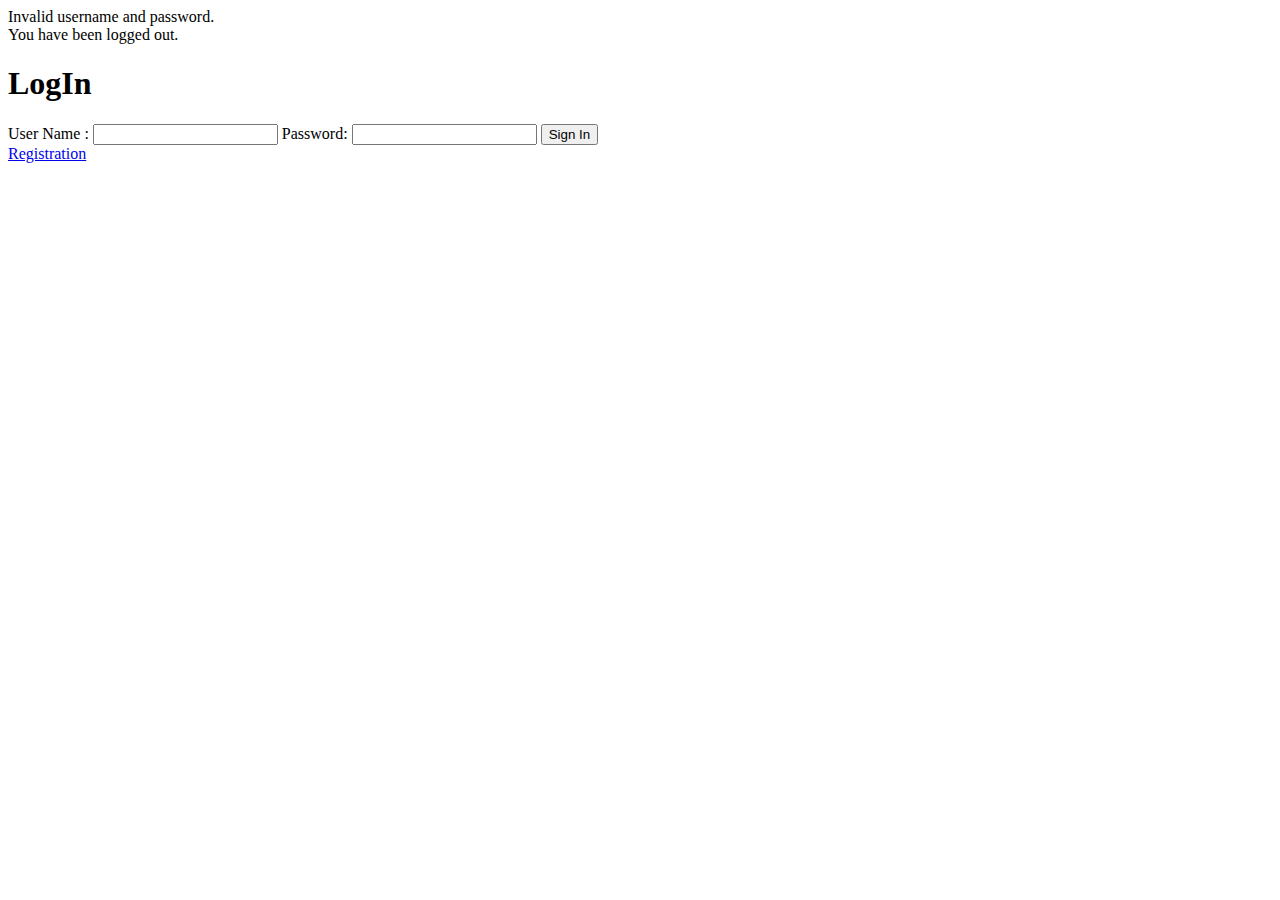
<file: src/main/resources/templates/login.html>
<!DOCTYPE html>
<html lang="en" xmlns="http://www.w3.org/1999/xhtml" xmlns:th="https://www.thymeleaf.org"
      xmlns:sec="https://www.thymeleaf.org/thymeleaf-extras-springsecurity3">
<head th:insert="blocks/head :: head"></head>

<body>
    <div th:insert="blocks/header :: header"></div>

    <div th:if="${param.error}">
        Invalid username and password.
    </div>
    <div th:if="${param.logout}" class="container alert alert-info">
        You have been logged out.
    </div>

    <div th:text="${message}"></div>


    <div class="container mt-5">
        <h1 class="mt-5">LogIn</h1>
        <form th:action="@{/login}" method="post">
            <label> User Name : </label><input type="text" name="username" class="form-control alert alert-info mb-2"/>
            <label> Password: </label><input type="password" name="password" class="form-control alert alert-info mb-2"/>
            <button type="submit" class="btn btn-success mb-4">Sign In</button>
        </form>
        <a href="/registration" class="ml-5">Registration</a>
    </div>
    <div th:insert="blocks/footer :: footer"></div>

    <div th:insert="blocks/bootstrapScript :: bootstrapScript"></div>
</body>
</html>
</file>
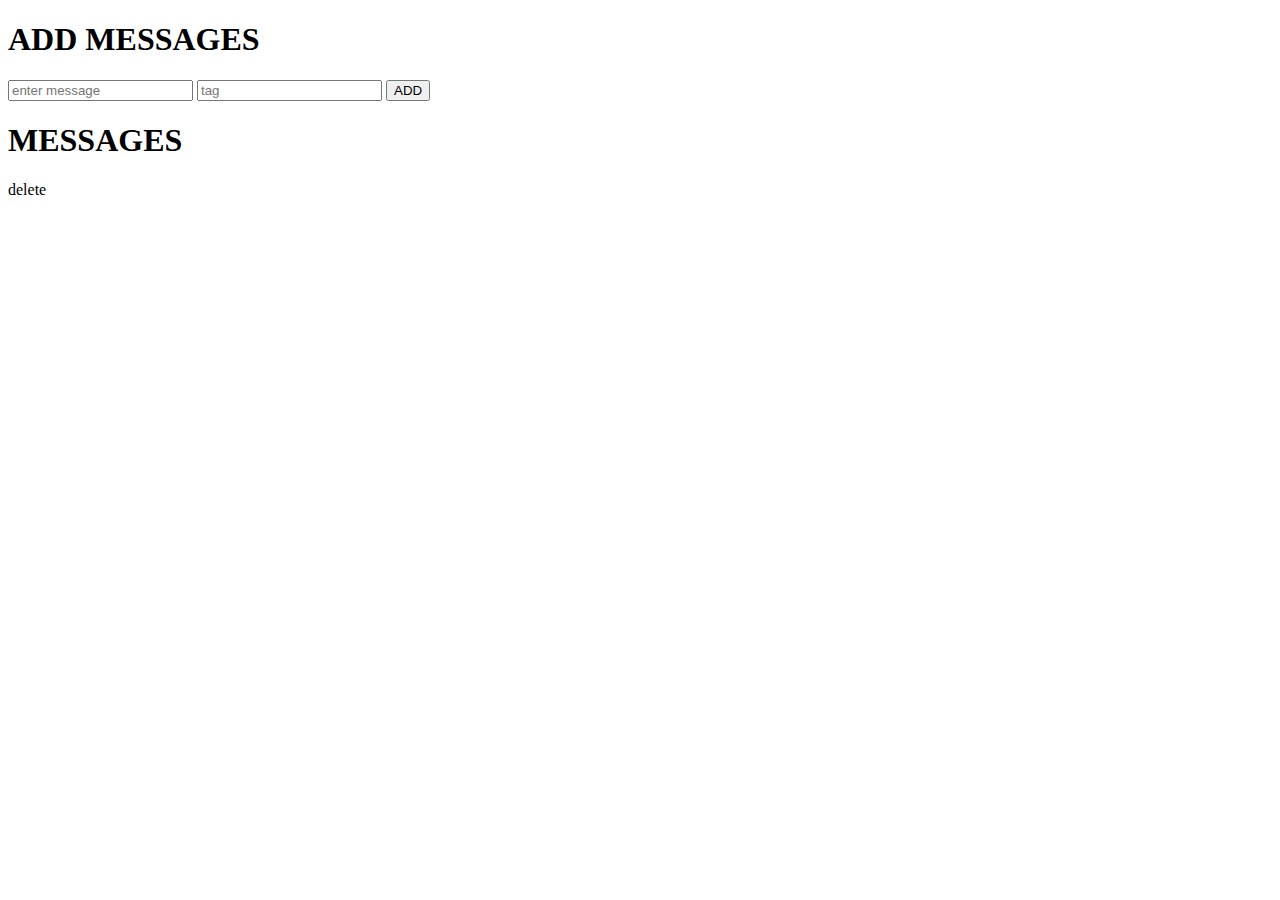
<file: src/main/resources/templates/message.html>
<!doctype html>
<html lang="en" xmlns:th="https://www.thymeleaf.org">
<head th:insert="blocks/head :: head"></head>
<body>
<div th:insert="blocks/header :: header"></div>

<div class="container mt-5">
    <h1 class="mt-5">ADD MESSAGES </h1>
    <form th:action="@{/message/add}" method="post">
        <input type="text" name="text" placeholder="enter message" class="form-control mb-2">
        <input type="text" name="tag" placeholder="tag" class="form-control mb-2">
        <button type="submit" class="btn btn-warning ">ADD</button>
    </form>
</div>

<div class="container mt-5">
    <h1 class="mt-5">MESSAGES </h1>
    <div th:each="el : ${message}" class="alert alert-info mt-3 mb-1">
        <h3 th:text="${el.id}"></h3>
        <h3 th:text="${el.text}"></h3>
        <p th:text="${el.tag}"></p>
        <a th:href="'/message/' + ${el.id} + '/delete'" class="btn btn-warning ">delete</a>
        <b><h3 th:text="${error}"></h3></b>
    </div>
</div>

<div th:insert="blocks/footer :: footer"></div>
<div th:insert="blocks/bootstrapScript :: bootstrapScript"></div>
</body>
</html>
</file>
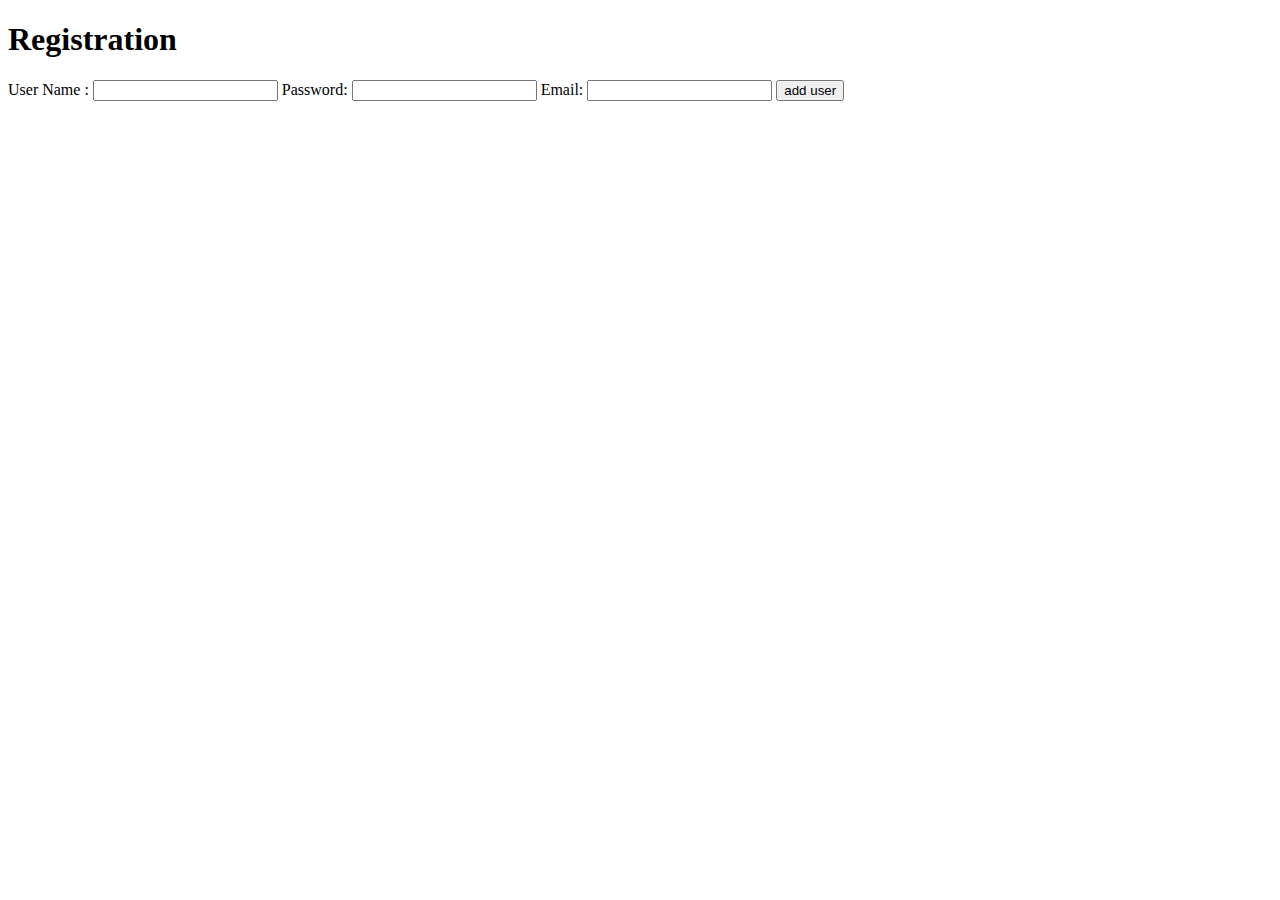
<file: src/main/resources/templates/registration.html>
<!DOCTYPE html>
<html lang="en" xmlns="http://www.w3.org/1999/xhtml" xmlns:th="https://www.thymeleaf.org"
      xmlns:sec="https://www.thymeleaf.org/thymeleaf-extras-springsecurity3">
<head th:insert="blocks/head :: head"></head>
<body>
<div th:insert="blocks/header :: header"></div>


<div th:if="${messageBool}" th:text="${message}" class="container alert alert-info">

</div>
<div class="container mt-5">
    <h1 class="mt-5">Registration</h1>
    <form th:action="@{/registration}" method="post">
        <label> User Name : </label><input type="text" name="username" class="form-control alert alert-info mb-2"/>
        <label> Password: </label><input type="password" name="password" class="form-control alert alert-info mb-2"/>
        <label> Email: </label><input type="email" name="email" class="form-control alert alert-info mb-2"/>
        <button type="submit" class="btn btn-success mb-4">add user</button>
    </form>
</div>
<div th:insert="blocks/footer :: footer"></div>
<div th:insert="blocks/bootstrapScript :: bootstrapScript"></div>
</body>
</html>
</file>
